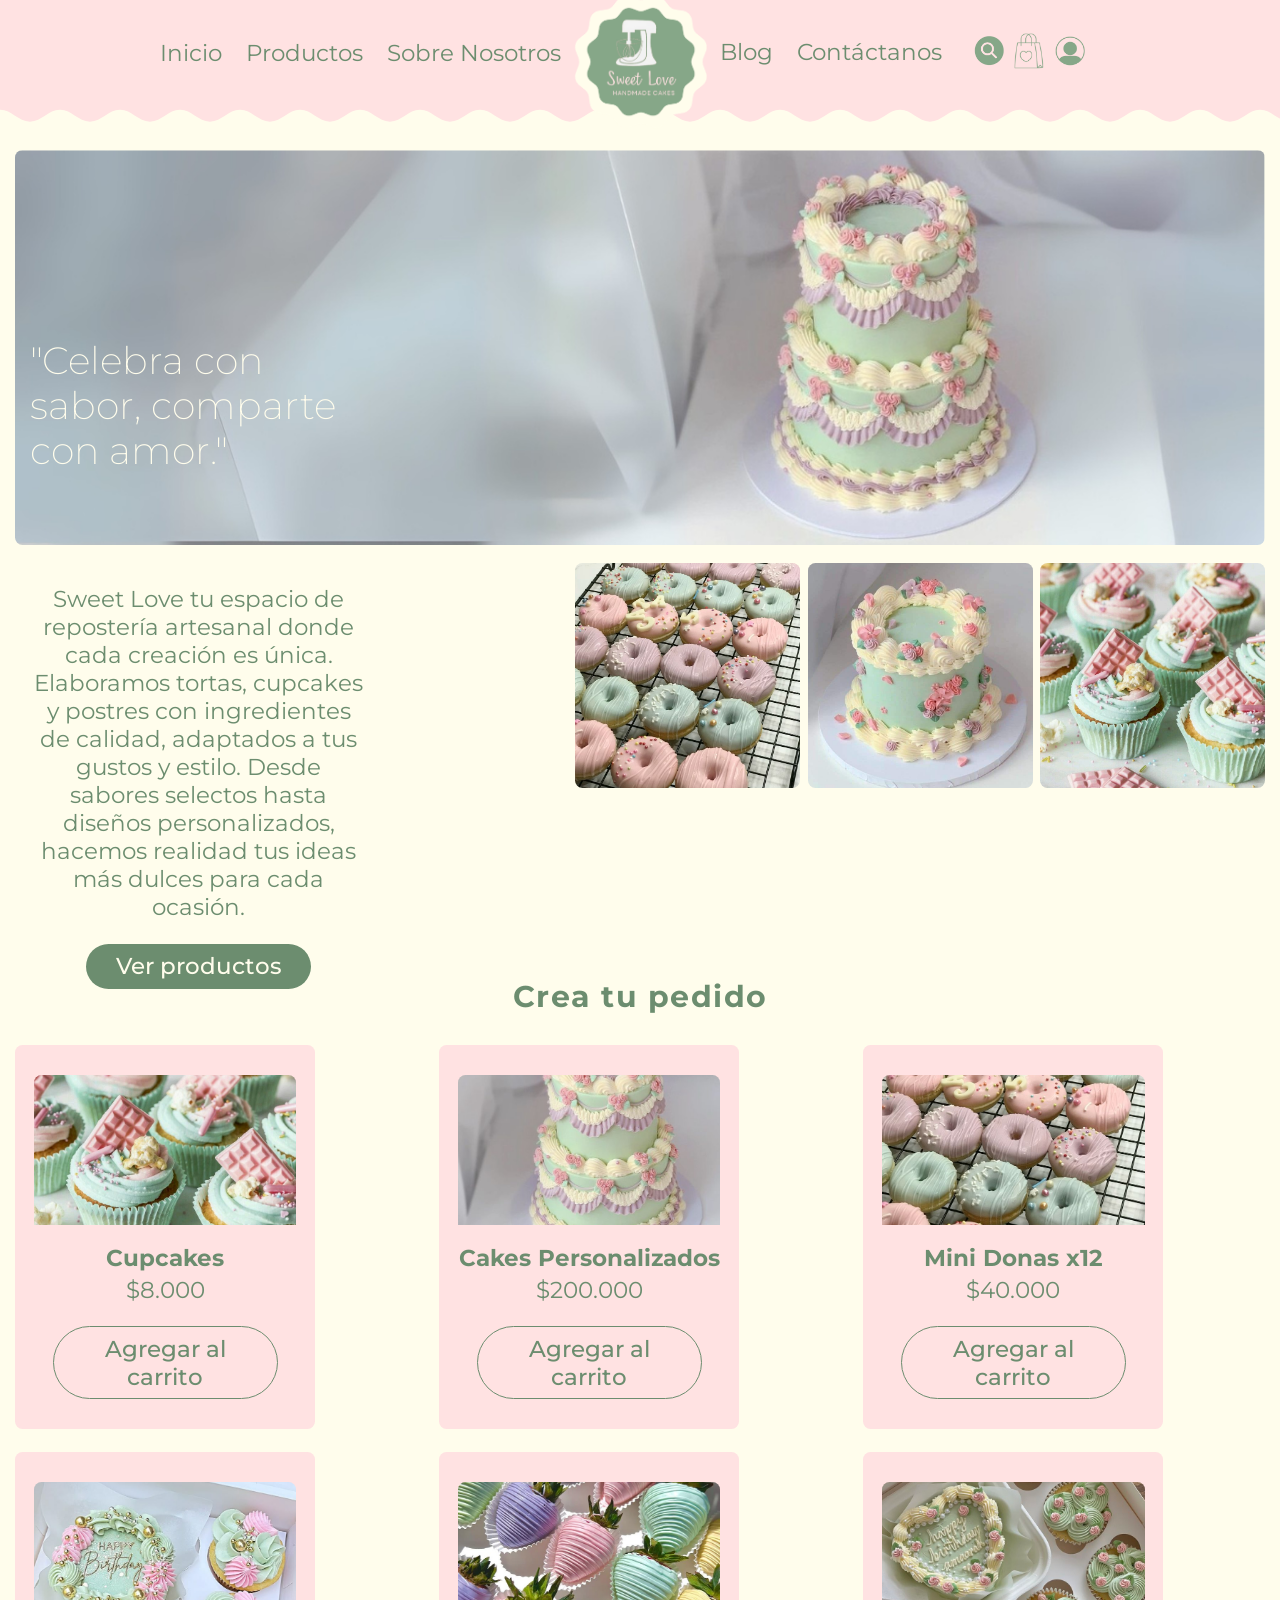
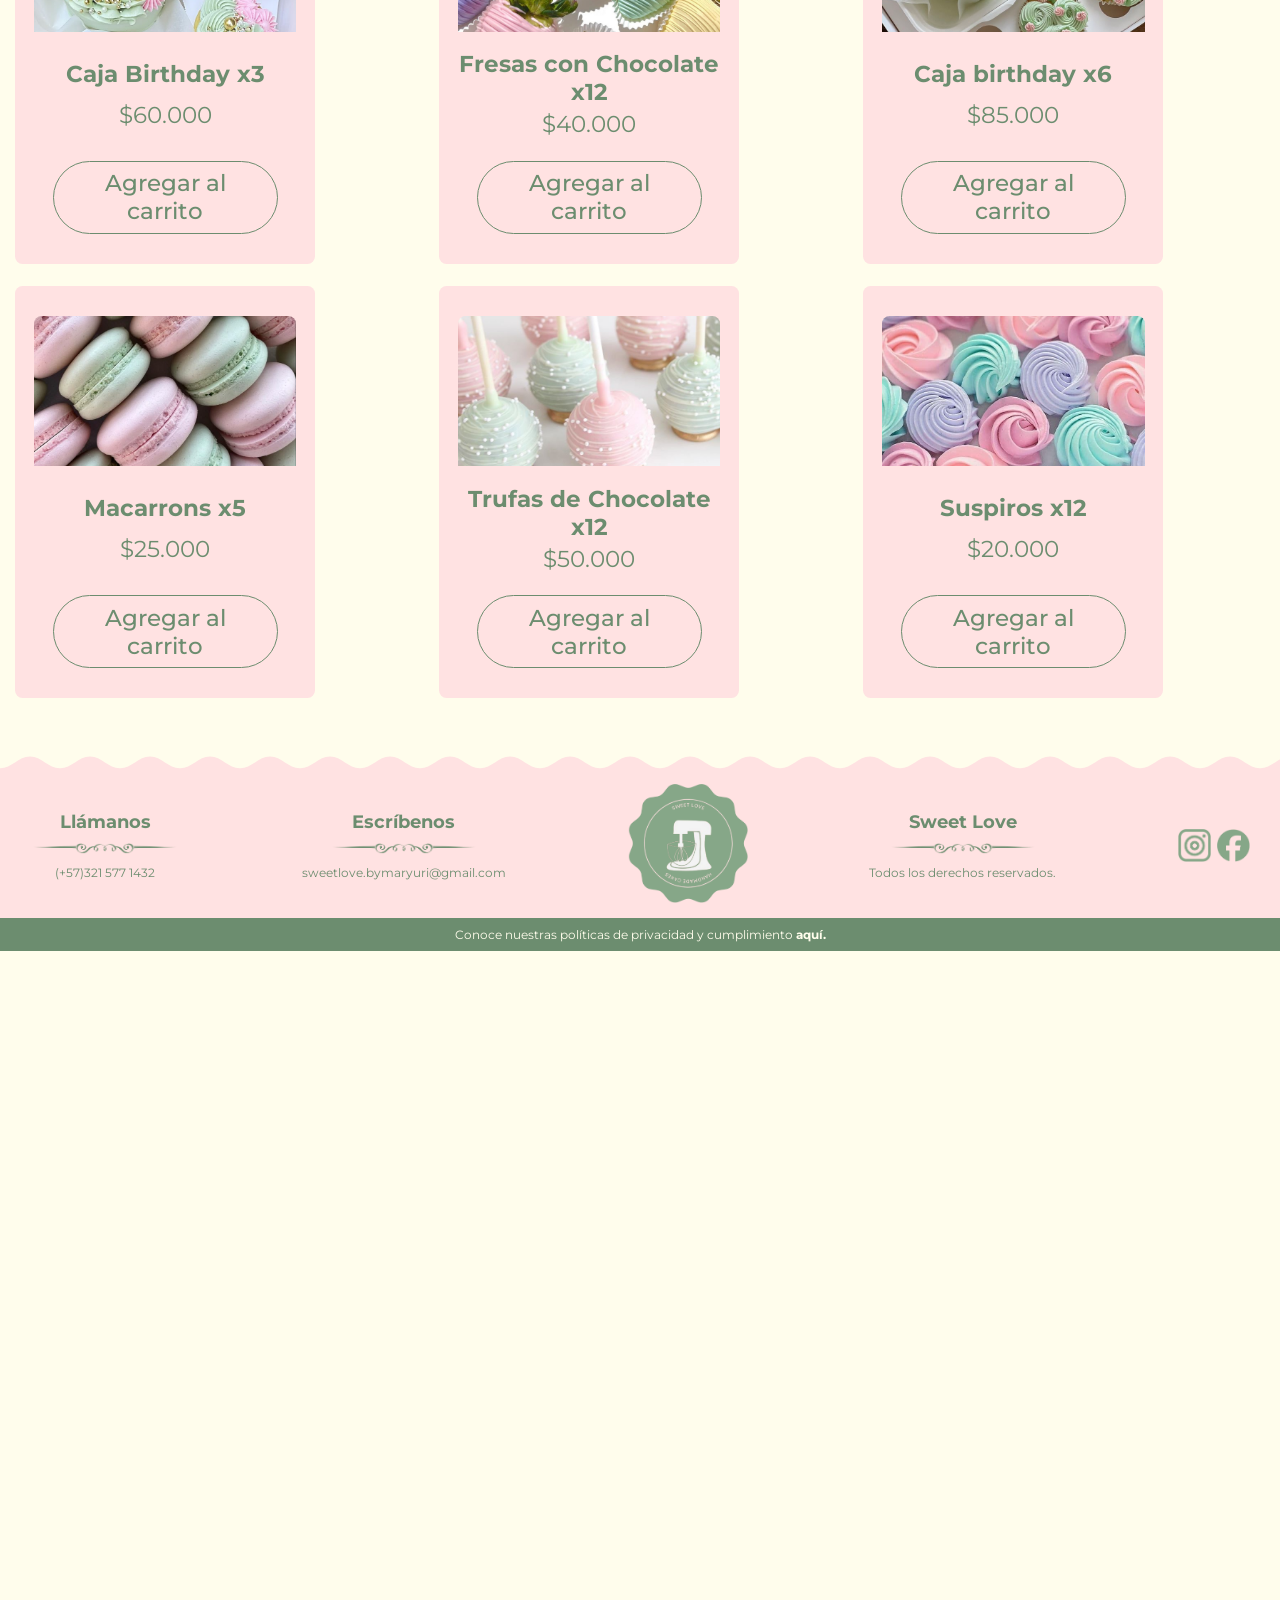
<file: index.html>
<!DOCTYPE html>
<html lang="en">
<head>
    <meta charset="UTF-8">
    <meta name="viewport" content="width=device-width, initial-scale=1.0">
    <title>Sweet Love</title>

    <link rel="icon" href="assets/recursos/logo1.png">
    <link rel="stylesheet" href="assets/css/style.css">

</head>
<body>
    <!--Header- menu-->
    <header>
        <div class="container__header">
            <nav class="menu-left">
                <ul>
                    <li><a href="#home-section">Inicio</a></li>
                    <li><a href="#products-section">Productos</a></li>
                    <li><a href="aboutUs.html">Sobre Nosotros</a></li>
                </ul>
            </nav>

            <div class="logo">
                <a href="#"><img src="assets/recursos/logo1.png"></a>
            </div>

            <div class="menu-right">
                <nav>
                    <ul>
                        <li><a href="#">Blog</a></li>
                        <li><a href="contactUs.html">Contáctanos</a></li>
                    </ul>
                </nav>
                <div class="actions">
                    <a href="#"><img src="assets/recursos/buscar.png" alt="buscar"></a>
                    <a href="#"><img src="assets/recursos/carrito.png" alt="carrito"></a>
                    <a href="login.html"><img src="assets/recursos/perfil.png" alt="perfil"></a>
                </div>
            </div>
        </div>
        <div class="header-wave-divider"></div>
    </header>

    <!--Header menu hasta aqui-->

    <!--Inicio-->
    <main>
        <!--portada de inicio-->
        <div id="home-section" class="container__cover div__offset">
            <div class="cover">
                <section class="text__cover">
                    <h1>"Celebra con sabor, comparte con amor."</h1>
                    <p>Sweet Love tu espacio de repostería artesanal donde cada creación es única. Elaboramos tortas, cupcakes y postres con ingredientes de calidad, adaptados a tus gustos y estilo. Desde sabores selectos hasta diseños personalizados, hacemos realidad tus ideas más dulces para cada ocasión.</p>
                    <a href="#" class="btn__text-cover btn__text">Ver productos</a>
                </section>
                <section class="image__cover">
                    <img src="assets/recursos/fondo.png">
                </section>
                <section class="mini__images-cover">
                    <a href="#">
                        <img src="assets/images/Mini donas pastel.jpeg" alt="">
                    </a>
                    <a href="#">
                        <img src="assets/images/minicake.jpeg" alt="">
                    </a>
                    <a href="#">
                        <img src="assets/images/cupcakes.jpeg" alt="">
                    </a>
                </section>
            </div>
        </div>

        <!--Portada hasta aqui-->

        <!--seccion de productos-->
        <div id="products-section" class="container__products container__card-primary">
            <div class="products card__primary">
                <div class="text__produts text__card-primary">
                    <h1>Crea tu pedido</h1>
                </div>
                <!--aqui empiezan las cajitas-->
                <div class="container__products container__box-cardPrimary">
                    <div class="card__product box__card-primary">
                        <img src="assets/images/cupcakes.jpeg">
                        <h2>Cupcakes</h2>
                        <p>$8.000</p>
                        <a href="#" class="btn__text-agg btn__text-agg">Agregar al carrito</a>
                    </div>
                    <div class="card__product box__card-primary">
                        <img src="assets/images/cake.jpeg">
                        <h2>Cakes Personalizados</h2>
                        <p>$200.000</p>
                        <a href="#" class="btn__text-agg btn__text-agg">Agregar al carrito</a>
                    </div>
                    <div class="card__product box__card-primary">
                        <img src="assets/images/Mini donas pastel.jpeg">
                        <h2>Mini Donas x12</h2>
                        <p>$40.000</p>
                        <a href="#" class="btn__text-agg btn__text-agg">Agregar al carrito</a>
                    </div>
                    <div class="card__product box__card-primary">
                        <img src="assets/images/combox3.jpeg">
                        <h2>Caja Birthday x3</h2>
                        <p>$60.000</p>
                        <a href="#" class="btn__text-agg btn__text-agg">Agregar al carrito</a>
                    </div>
                    <div class="card__product box__card-primary">
                        <img src="assets/images/fresas.jpeg">
                        <h2>Fresas con Chocolate x12</h2>
                        <p>$40.000</p>
                        <a href="#" class="btn__text-agg btn__text-agg">Agregar al carrito</a>   
                    </div>
                    <div class="card__product box__card-primary">
                        <img src="assets/images/combox6.jpeg">
                        <h2>Caja birthday x6</h2>
                        <p>$85.000</p>
                        <a href="#" class="btn__text-agg btn__text-agg">Agregar al carrito</a>
                    </div>
                    <div class="card__product box__card-primary">
                        <img src="assets/images/macarons.jpeg">
                        <h2>Macarrons x5</h2>
                        <p>$25.000</p>
                        <a href="#" class="btn__text-agg btn__text-agg">Agregar al carrito</a>
                    </div>
                    <div class="card__product box__card-primary">
                        <img src="assets/images/trufas.jpeg">
                        <h2>Trufas de Chocolate x12</h2>
                        <p>$50.000</p>
                        <a href="#" class="btn__text-agg btn__text-agg">Agregar al carrito</a>
                    </div>
                    <div class="card__product box__card-primary">
                        <img src="assets/images/suspiros.jpeg">
                        <h2>Suspiros x12</h2>
                        <p>$20.000</p>
                        <a href="#" class="btn__text-agg btn__text-agg">Agregar al carrito</a>
                    </div>
                </div>
            </div>
        </div>
        <!--seccion de productos hasta aqui-->

        <!--footer-->
        <footer class="footer">
            <div class="footer-wave"></div>

            <div class="footer-content">
                <div class="footer-info">
                    <h3>Llámanos</h3>
                    <div class="ornament"></div>
                    <p>(+57)321 577 1432</p>
                </div>
                <div class="footer-info">
                    <h3>Escríbenos</h3>
                    <div class="ornament"></div>
                    <p>sweetlove.bymaryuri@gmail.com</p>
                </div>
                <div class="footer-logo">
                    <img src="assets/recursos/logo-footer.png">
                </div>
                <div class="footer-info">
                    <h3 class="cursive">Sweet Love</h3>
                    <div class="ornament"></div>
                    <p>Todos los derechos reservados.</p>
                </div>
                <div class="footer-social">
                    <a href="#"><img src="assets/recursos/instagram-logo.png"></a>
                    <a href="#"><img src="assets/recursos/facebook-logo.png"></a>
                </div>
            </div>

            <div class="footer-bottom">
                <p>Conoce nuestras políticas de privacidad y cumplimiento <strong><a href="#">aquí.</a></strong></p>
            </div>
        </footer>
        <!--footer hasta aquí-->

    </main>
</body>
</html>
</file>
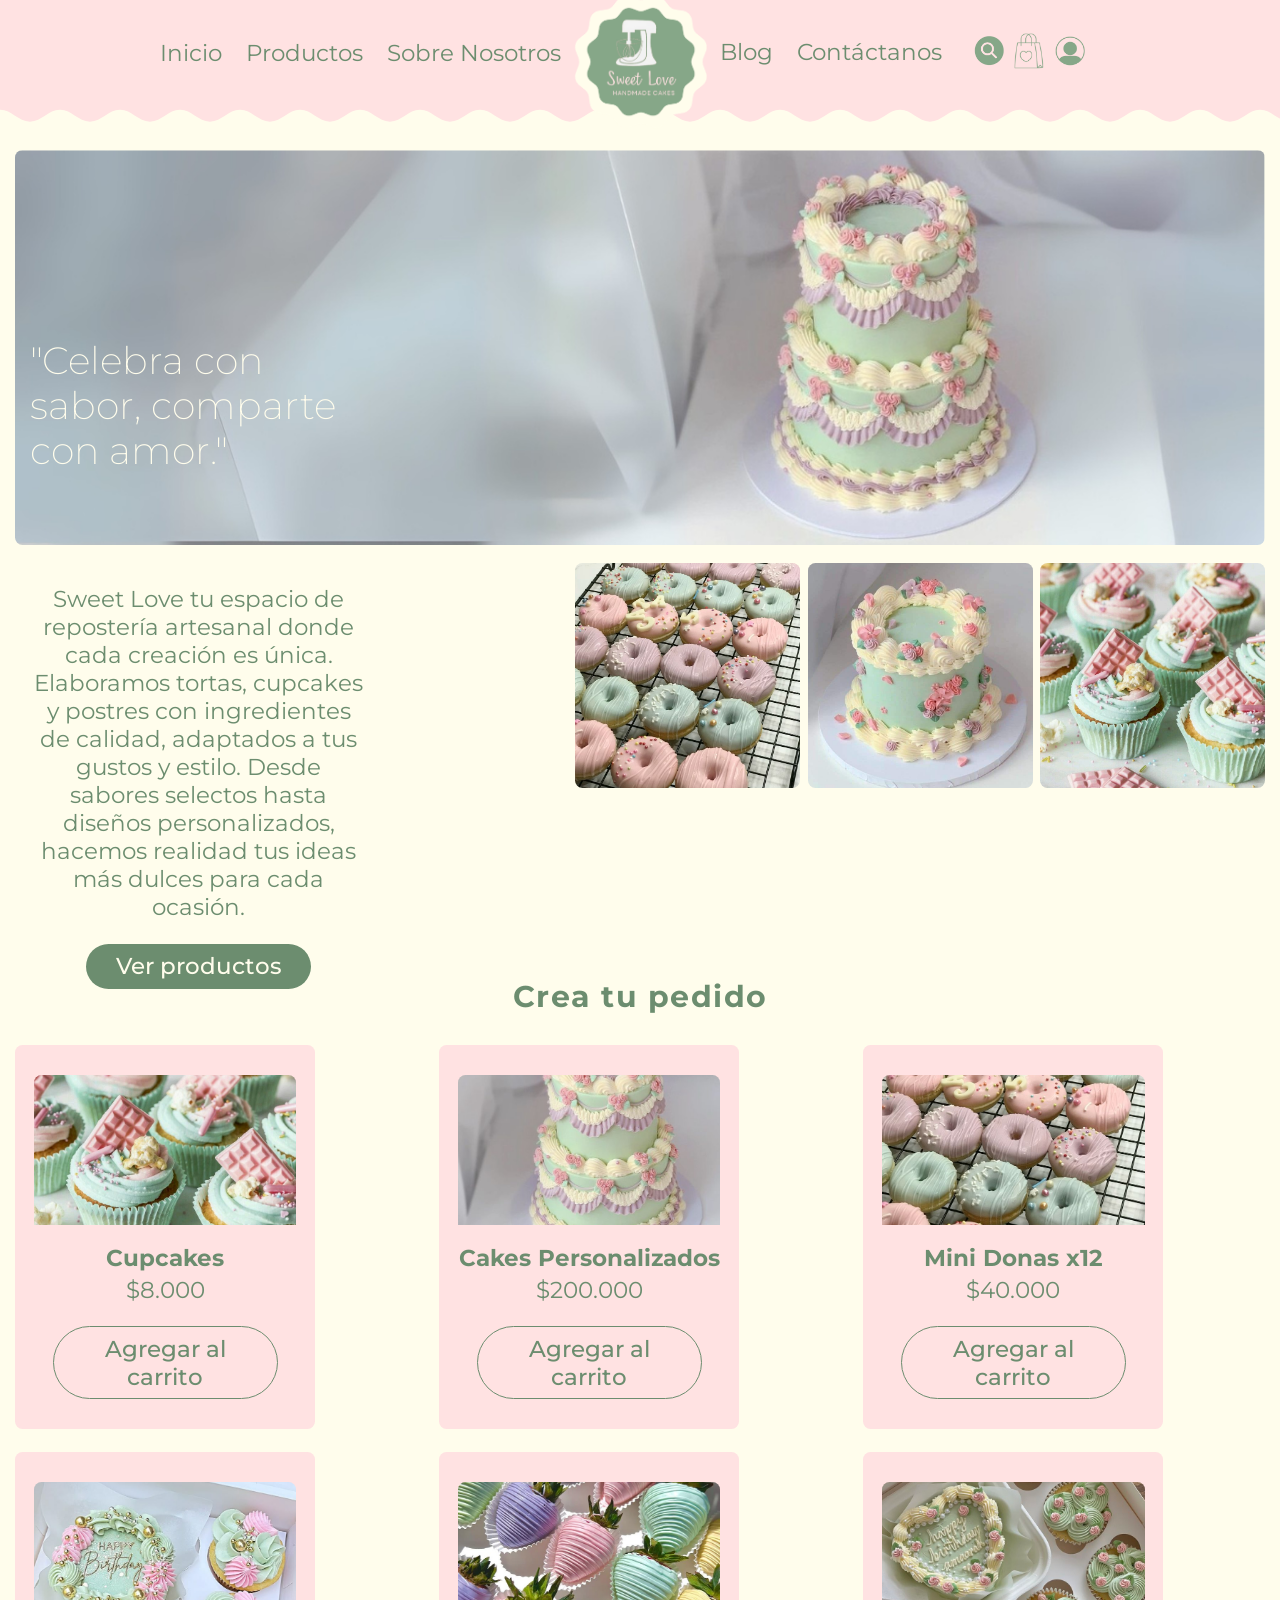
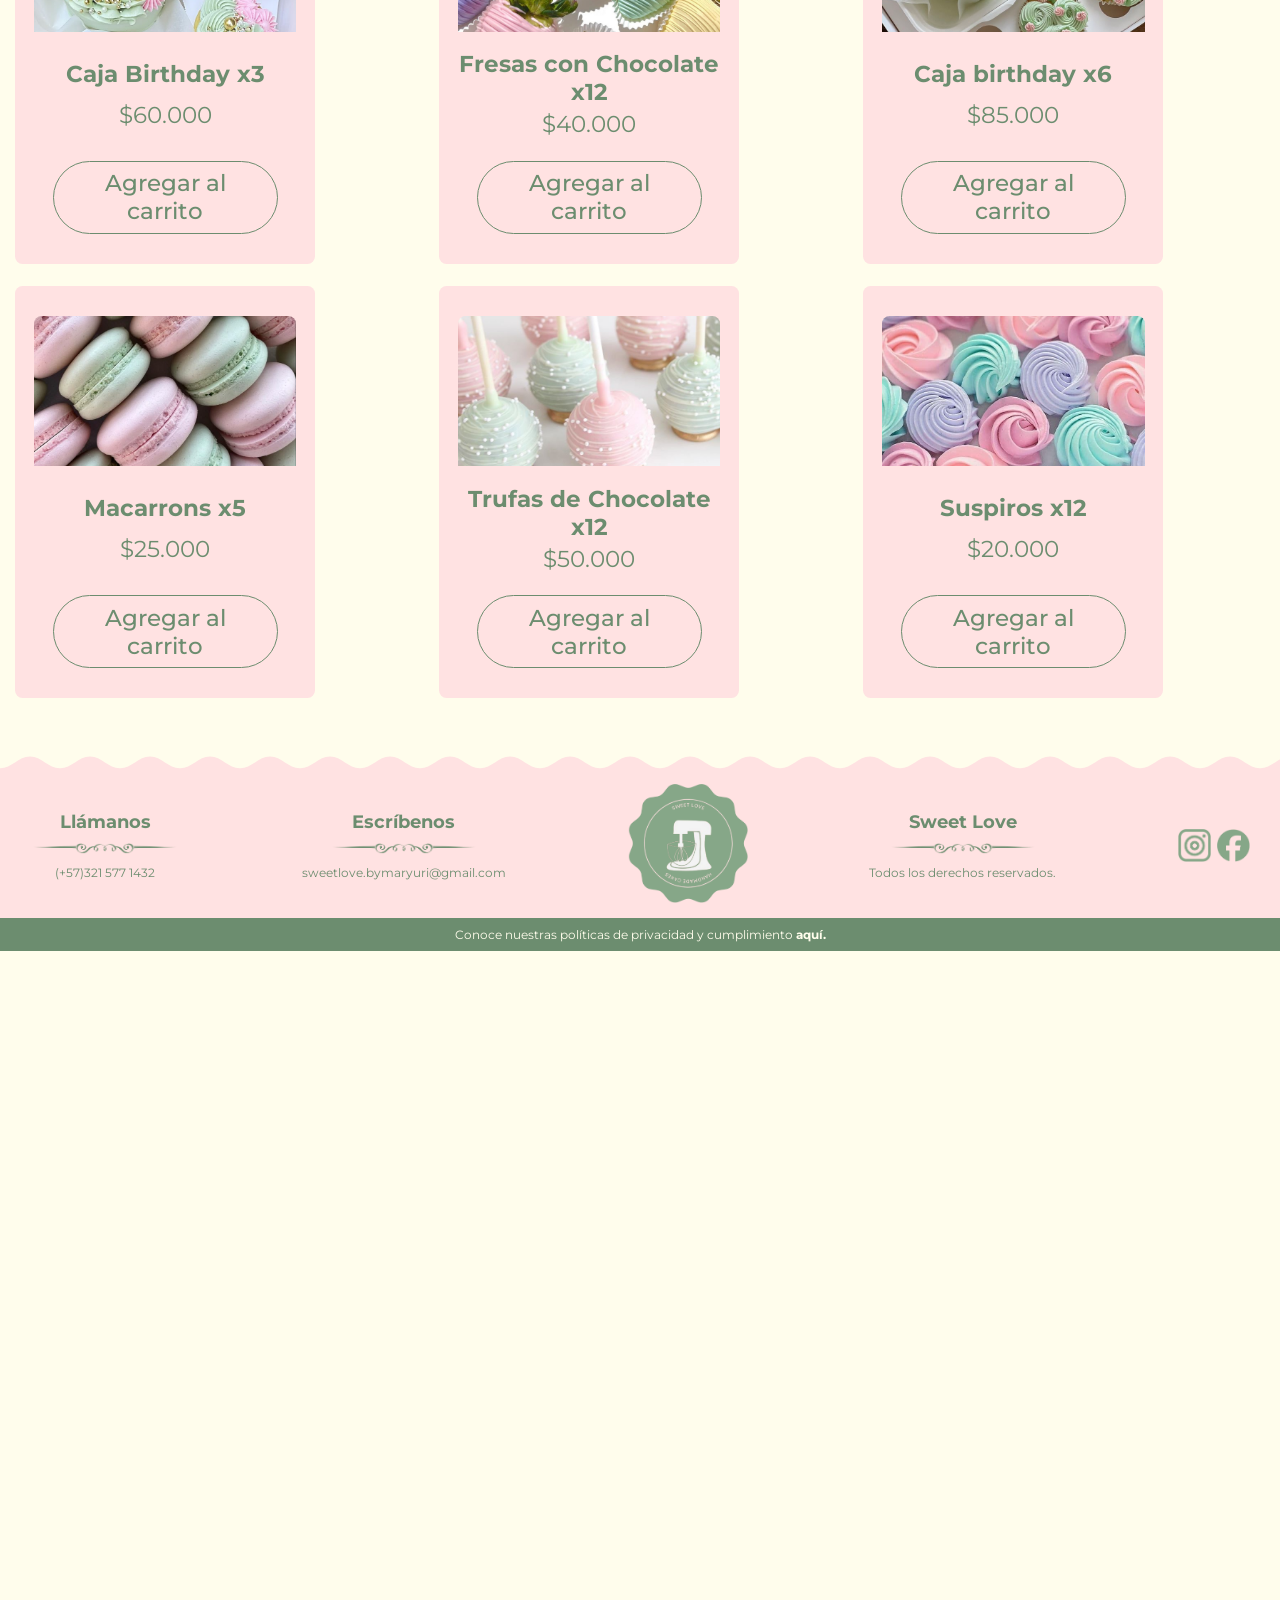
<file: frontend/index.html>
<!DOCTYPE html>
<html lang="en">
<head>
    <meta charset="UTF-8">
    <meta name="viewport" content="width=device-width, initial-scale=1.0">
    <title>Sweet Love</title>

    <link rel="icon" href="recursos/logo1.png">
    <link rel="stylesheet" href="assets/css/style.css">

</head>
<body>
    <!--Header- menu-->
    <header>
        <div class="container__header">
            <nav class="menu-left">
                <ul>
                    <li><a href="#home-section">Inicio</a></li>
                    <li><a href="#products-section">Productos</a></li>
                    <li><a href="aboutUs.html">Sobre Nosotros</a></li>
                </ul>
            </nav>

                <div class="logo">
                <a href="#"><img src="recursos/logo1.png"></a>
            </div>

            <div class="menu-right">
                <nav>
                    <ul>
                        <li><a href="#">Blog</a></li>
                        <li><a href="contactUs.html">Contáctanos</a></li>
                    </ul>
                </nav>
                <div class="actions">
                    <a href="#"><img src="recursos/buscar.png" alt="buscar"></a>
                    <a href="cart.html"><img src="recursos/carrito.png" alt="carrito"></a>
                    <a href="login.html"><img src="recursos/perfil.png" alt="perfil"></a>
                </div>
            </div>
        </div>
        <div class="header-wave-divider"></div>
    </header>

    <!--Header menu hasta aqui-->

    <!--Inicio-->
    <main>
        <!--portada de inicio-->
        <div id="home-section" class="container__cover div__offset">
            <div class="cover">
                <section class="text__cover">
                    <h1>"Celebra con sabor, comparte con amor."</h1>
                    <p>Sweet Love tu espacio de repostería artesanal donde cada creación es única. Elaboramos tortas, cupcakes y postres con ingredientes de calidad, adaptados a tus gustos y estilo. Desde sabores selectos hasta diseños personalizados, hacemos realidad tus ideas más dulces para cada ocasión.</p>
                    <a href="#" class="btn__text-cover btn__text">Ver productos</a>
                </section>
                <section class="image__cover">
                    <img src="recursos/fondo.png">
                </section>
                <section class="mini__images-cover">
                    <a href="#">
                        <img src="images/Mini donas pastel.jpeg" alt="">
                    </a>
                    <a href="#">
                        <img src="images/minicake.jpeg" alt="">
                    </a>
                    <a href="#">
                        <img src="images/cupcakes.jpeg" alt="">
                    </a>
                </section>
            </div>
        </div>

        <!--Portada hasta aqui-->

        <!--seccion de productos-->
        <div id="products-section" class="container__products container__card-primary">
            <div class="products card__primary">
                <div class="text__produts text__card-primary">
                    <h1>Crea tu pedido</h1>
                </div>
                <!--aqui empiezan las cajitas-->
                <div class="container__products container__box-cardPrimary">
                    <div class="card__product box__card-primary">
                        <img src="images/cupcakes.jpeg">
                        <h2>Cupcakes</h2>
                        <p>$8.000</p>
                        <a href="#" class="btn__text-agg btn__text-agg">Agregar al carrito</a>
                    </div>
                    <div class="card__product box__card-primary">
                        <img src="images/cake.jpeg">
                        <h2>Cakes Personalizados</h2>
                        <p>$200.000</p>
                        <a href="#" class="btn__text-agg btn__text-agg">Agregar al carrito</a>
                    </div>
                    <div class="card__product box__card-primary">
                        <img src="images/Mini donas pastel.jpeg">
                        <h2>Mini Donas x12</h2>
                        <p>$40.000</p>
                        <a href="#" class="btn__text-agg btn__text-agg">Agregar al carrito</a>
                    </div>
                    <div class="card__product box__card-primary">
                        <img src="images/combox3.jpeg">
                        <h2>Caja Birthday x3</h2>
                        <p>$60.000</p>
                        <a href="#" class="btn__text-agg btn__text-agg">Agregar al carrito</a>
                    </div>
                    <div class="card__product box__card-primary">
                        <img src="images/fresas.jpeg">
                        <h2>Fresas con Chocolate x12</h2>
                        <p>$40.000</p>
                        <a href="#" class="btn__text-agg btn__text-agg">Agregar al carrito</a>   
                    </div>
                    <div class="card__product box__card-primary">
                        <img src="images/combox6.jpeg">
                        <h2>Caja birthday x6</h2>
                        <p>$85.000</p>
                        <a href="#" class="btn__text-agg btn__text-agg">Agregar al carrito</a>
                    </div>
                    <div class="card__product box__card-primary">
                        <img src="images/macarons.jpeg">
                        <h2>Macarrons x5</h2>
                        <p>$25.000</p>
                        <a href="#" class="btn__text-agg btn__text-agg">Agregar al carrito</a>
                    </div>
                    <div class="card__product box__card-primary">
                        <img src="images/trufas.jpeg">
                        <h2>Trufas de Chocolate x12</h2>
                        <p>$50.000</p>
                        <a href="#" class="btn__text-agg btn__text-agg">Agregar al carrito</a>
                    </div>
                    <div class="card__product box__card-primary">
                        <img src="images/suspiros.jpeg">
                        <h2>Suspiros x12</h2>
                        <p>$20.000</p>
                        <a href="#" class="btn__text-agg btn__text-agg">Agregar al carrito</a>
                    </div>
                </div>
            </div>
        </div>
        <!--seccion de productos hasta aqui-->

        <!--footer-->
        <footer class="footer">
            <div class="footer-wave"></div>

            <div class="footer-content">
                <div class="footer-info">
                    <h3>Llámanos</h3>
                    <div class="ornament"></div>
                    <p>(+57)321 577 1432</p>
                </div>
                <div class="footer-info">
                    <h3>Escríbenos</h3>
                    <div class="ornament"></div>
                    <p>sweetlove.bymaryuri@gmail.com</p>
                </div>
                <div class="footer-logo">
                    <img src="recursos/logo-footer.png">
                </div>
                <div class="footer-info">
                    <h3 class="cursive">Sweet Love</h3>
                    <div class="ornament"></div>
                    <p>Todos los derechos reservados.</p>
                </div>
                <div class="footer-social">
                    <a href="#"><img src="recursos/instagram-logo.png"></a>
                    <a href="#"><img src="recursos/facebook-logo.png"></a>
                </div>
            </div>

            <div class="footer-bottom">
                <p>Conoce nuestras políticas de privacidad y cumplimiento <strong><a href="#">aquí.</a></strong></p>
            </div>
        </footer>
        <!--footer hasta aquí-->

    </main>
</body>
</html>
</file>
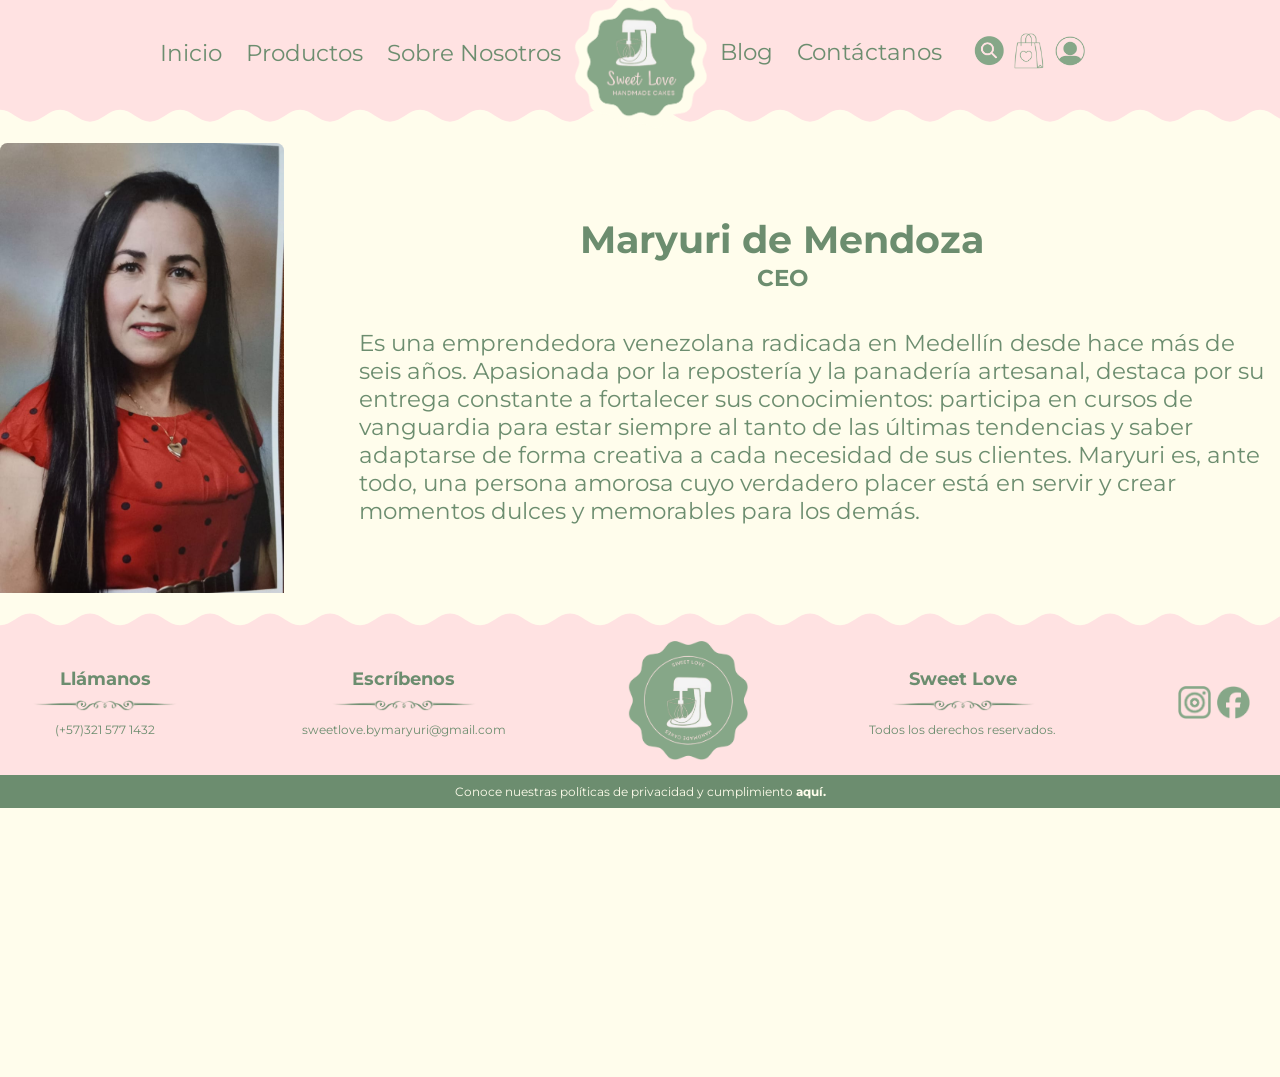
<file: aboutUs.html>
<!DOCTYPE html>
<html lang="en">
<head>
    <meta charset="UTF-8">
    <meta name="viewport" content="width=device-width, initial-scale=1.0">
    <title>Sweet Love | Sobre Nosotros</title>

    <link rel="stylesheet" href="assets/css/style.css">
    <link rel="icon" href="assets/recursos/logo1.png">
</head>
<body>
    <!--Header- menu-->
    <header>
        <div class="container__header">
            <nav class="menu-left">
                <ul>
                    <li><a href="index.html">Inicio</a></li>
                    <li><a href="index.html #products-section" >Productos</a></li>
                    <li><a href="aboutUs.html">Sobre Nosotros</a></li>
                </ul>
            </nav>

            <div class="logo">
                <a href="#"><img src="assets/recursos/logo1.png"></a>
            </div>

            <div class="menu-right">
                <nav>
                    <ul>
                        <li><a href="#">Blog</a></li>
                        <li><a href="contactUs.html">Contáctanos</a></li>
                    </ul>
                </nav>
                <div class="actions">
                    <a href="#"><img src="assets/recursos/buscar.png" alt="buscar"></a>
                    <a href="#"><img src="assets/recursos/carrito.png" alt="carrito"></a>
                    <a href="login.html"><img src="assets/recursos/perfil.png" alt="perfil"></a>
                </div>
            </div>
        </div>
        <div class="header-wave-divider"></div>
    </header>

    <!--Header menu hasta aqui-->

    <main>
        <div class="container__about-us">
            <img src="assets/images/maryuri1.png">
            <div>
                <h1>Maryuri de Mendoza</h1>
                <h2> CEO</h2>
                <p>Es una emprendedora venezolana radicada en Medellín desde hace más de seis años. Apasionada por la repostería y la panadería artesanal, destaca por su entrega constante a fortalecer sus conocimientos: participa en cursos de vanguardia para estar siempre al tanto de las últimas tendencias y saber adaptarse de forma creativa a cada necesidad de sus clientes. Maryuri es, ante todo, una persona amorosa cuyo verdadero placer está en servir y crear momentos dulces y memorables para los demás.</p>
            </div>
        </div>

        <!--footer-->
        <footer class="footer">
            <div class="footer-wave"></div>

            <div class="footer-content">
                <div class="footer-info">
                    <h3>Llámanos</h3>
                    <div class="ornament"></div>
                    <p>(+57)321 577 1432</p>
                </div>
                <div class="footer-info">
                    <h3>Escríbenos</h3>
                    <div class="ornament"></div>
                    <p>sweetlove.bymaryuri@gmail.com</p>
                </div>
                <div class="footer-logo">
                    <img src="assets/recursos/logo-footer.png">
                </div>
                <div class="footer-info">
                    <h3 class="cursive">Sweet Love</h3>
                    <div class="ornament"></div>
                    <p>Todos los derechos reservados.</p>
                </div>
                <div class="footer-social">
                    <a href="#"><img src="assets/recursos/instagram-logo.png"></a>
                    <a href="#"><img src="assets/recursos/facebook-logo.png"></a>
                </div>
            </div>

            <div class="footer-bottom">
                <p>Conoce nuestras políticas de privacidad y cumplimiento <strong><a href="#">aquí.</a></strong></p>
            </div>
        </footer>
        <!--footer hasta aquí-->

    </main>
    
</body>
</html>
</file>
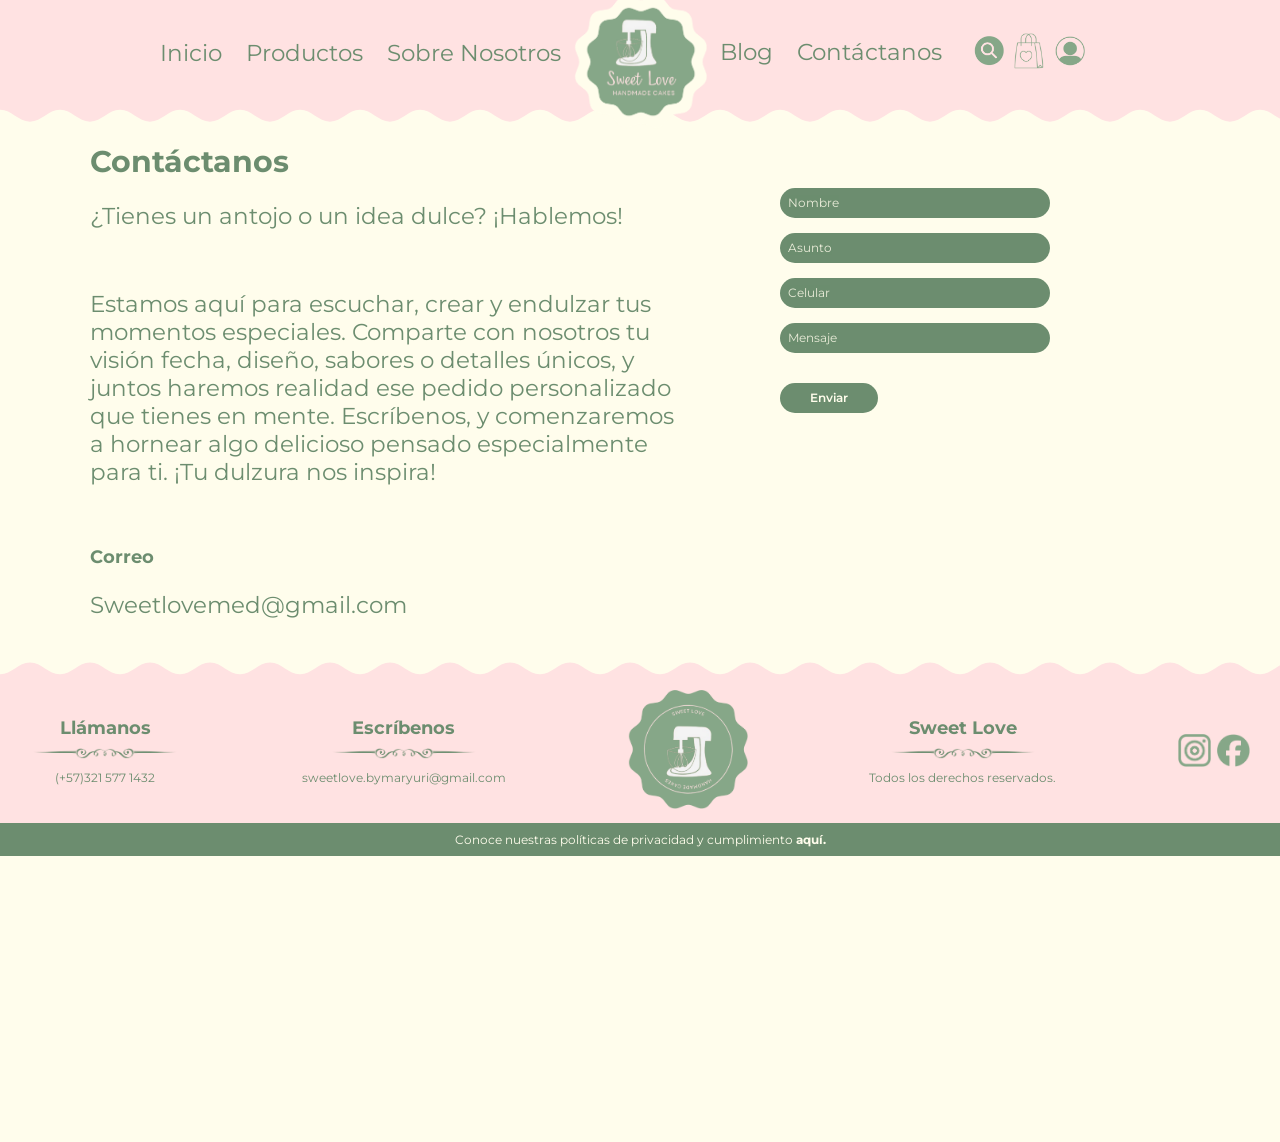
<file: contactUs.html>
<!DOCTYPE html>
<html lang="en">
<head>
    <meta charset="UTF-8">
    <meta name="viewport" content="width=device-width, initial-scale=1.0">
    <title>Sweet Love | Contáctanos </title>
    <link rel="stylesheet" href="assets/css/style.css">
    <link rel="icon" href="assets/recursos/logo1.png">
</head>
<body>
    <!--Header- menu-->
    <header>
        <div class="container__header">
            <nav class="menu-left">
                <ul>
                    <li><a href="index.html">Inicio</a></li>
                    <li><a href="index.html #products-section">Productos</a></li>
                    <li><a href="aboutUs.html">Sobre Nosotros</a></li>
                </ul>
            </nav>

            <div class="logo">
                <a href="#"><img src="assets/recursos/logo1.png"></a>
            </div>

            <div class="menu-right">
                <nav>
                    <ul>
                        <li><a href="#">Blog</a></li>
                        <li><a href="contactUs.html">Contáctanos</a></li>
                    </ul>
                </nav>
                <div class="actions">
                    <a href="#"><img src="assets/recursos/buscar.png" alt="buscar"></a>
                    <a href="#"><img src="assets/recursos/carrito.png" alt="carrito"></a>
                    <a href="login.html"><img src="assets/recursos/perfil.png" alt="perfil"></a>
                </div>
            </div>
        </div>
        <div class="header-wave-divider"></div>
    </header>

    <!--Header menu hasta aqui-->

    <main>

        <div class="container__all-contact">
            <div class="info__contact">
                <h3>Contáctanos</h3>
                <p>¿Tienes un antojo  o un idea dulce? ¡Hablemos!</p>
                <p>Estamos aquí para escuchar, crear y endulzar tus momentos especiales. Comparte con nosotros tu visión fecha, diseño, sabores o detalles únicos, y juntos haremos realidad ese pedido personalizado que tienes en mente. Escríbenos, y comenzaremos a hornear algo delicioso pensado especialmente para ti. ¡Tu dulzura nos inspira!</p>
                <h2>Correo</h2>
                <p>Sweetlovemed@gmail.com</p>
            </div>
            <div class="contact__form">
                <input type="text" placeholder="Nombre">
                <input type="text" placeholder="Asunto">
                <input type="text" placeholder="Celular">
                <input type="text" placeholder="Mensaje">
                <button>Enviar</button>
            </div>
        </div>
         <!--footer-->
        <footer class="footer">
            <div class="footer-wave"></div>

            <div class="footer-content">
                <div class="footer-info">
                    <h3>Llámanos</h3>
                    <div class="ornament"></div>
                    <p>(+57)321 577 1432</p>
                </div>
                <div class="footer-info">
                    <h3>Escríbenos</h3>
                    <div class="ornament"></div>
                    <p>sweetlove.bymaryuri@gmail.com</p>
                </div>
                <div class="footer-logo">
                    <img src="assets/recursos/logo-footer.png">
                </div>
                <div class="footer-info">
                    <h3 class="cursive">Sweet Love</h3>
                    <div class="ornament"></div>
                    <p>Todos los derechos reservados.</p>
                </div>
                <div class="footer-social">
                    <a href="#"><img src="assets/recursos/instagram-logo.png"></a>
                    <a href="#"><img src="assets/recursos/facebook-logo.png"></a>
                </div>
            </div>

            <div class="footer-bottom">
                <p>Conoce nuestras políticas de privacidad y cumplimiento <strong><a href="#">aquí.</a></strong></p>
            </div>
        </footer>
        <!--footer hasta aquí-->
    </main>

    
</body>
</html>
</file>
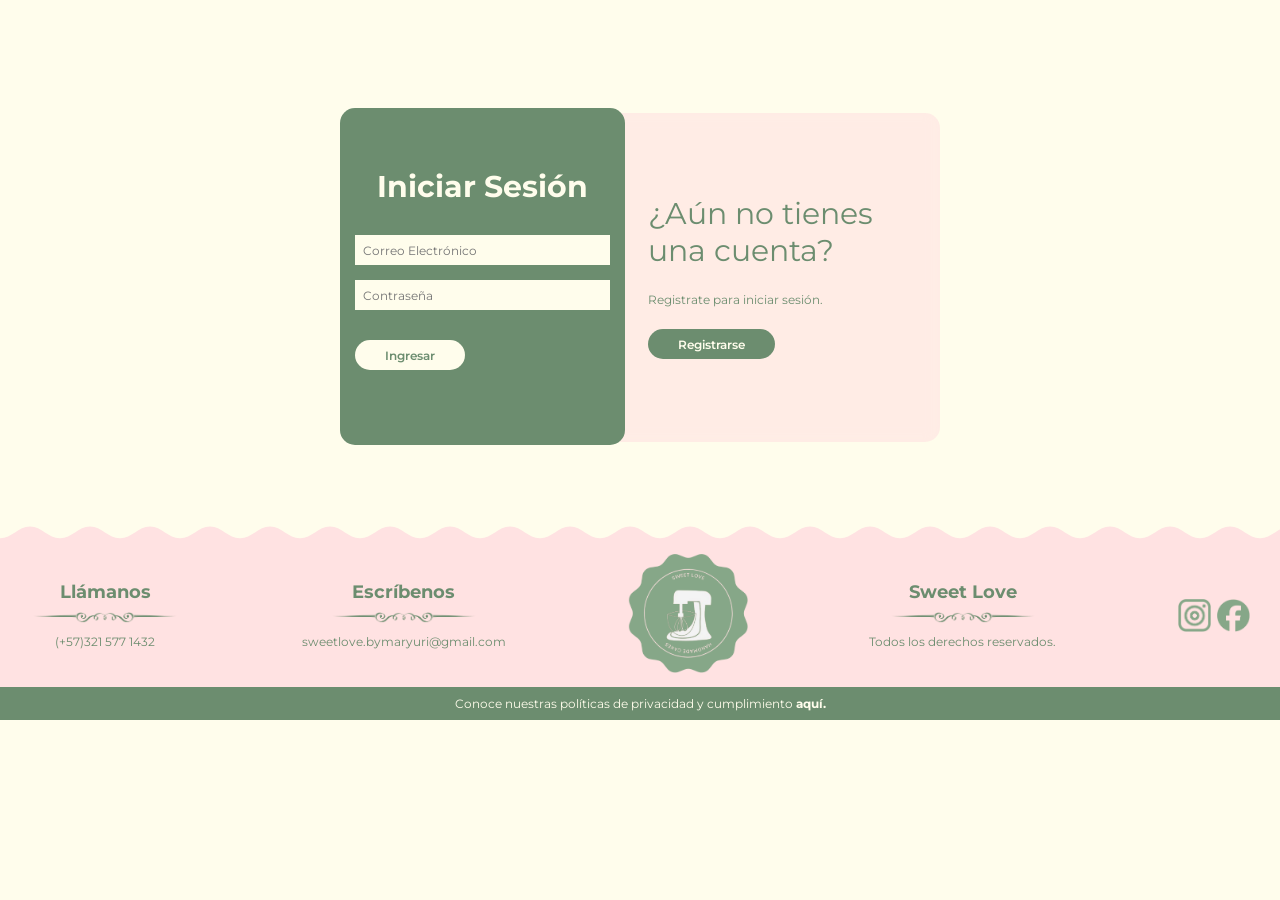
<file: login.html>
<!DOCTYPE html>
<html lang="en">
<head>
    <meta charset="UTF-8">
    <meta name="viewport" content="width=device-width, initial-scale=1.0">
    <title>Sweet Love | Login</title>

    <link rel="icon" href="assets/recursos/logo1.png">
    <link rel="stylesheet" href="assets/css/style.css">
</head>
<body>
   
    <main>
        <div class="container__all">
            <div class="back__box">
                <div class="back__box-login">
                    <h3>¿Ya tienes una cuenta?</h3>
                    <p>Inicia sesión para continuar.</p>
                    <button id="btn__login">Iniciar Sesión</button>
                </div>
                <div class="back__box-register">
                    <h3>¿Aún no tienes una cuenta?</h3>
                    <p>Registrate para iniciar sesión.</p>
                    <button id="btn__register">Registrarse</button>
                </div>
            </div>

            <!--Formulario login y register-->
            <div class="container__login-register">
                <form action="#" class="form__login">
                    <h2>Iniciar Sesión</h2>
                    <input type="text" placeholder="Correo Electrónico">
                    <input type="password" placeholder="Contraseña">
                    <button>Ingresar</button>
                </form>

                <!--este es el formulario del register-->
                <form action="#" class="form__register">
                    <h2>Registrarse</h2>
                    <input type="text" placeholder="Nombre Completo">
                    <input type="text" placeholder="Correo Electrónico">
                    <input type="text" placeholder="Nombre de Usuario">
                    <input type="password" placeholder="Contraseña">
                    <button>Registrarme</button>
                </form>
            </div>
        </div>
    </main>

    <!--footer-->
        <footer class="footer">
            <div class="footer-wave"></div>

            <div class="footer-content">
                <div class="footer-info">
                    <h3>Llámanos</h3>
                    <div class="ornament"></div>
                    <p>(+57)321 577 1432</p>
                </div>
                <div class="footer-info">
                    <h3>Escríbenos</h3>
                    <div class="ornament"></div>
                    <p>sweetlove.bymaryuri@gmail.com</p>
                </div>
                <div class="footer-logo">
                    <img src="assets/recursos/logo-footer.png">
                </div>
                <div class="footer-info">
                    <h3 class="cursive">Sweet Love</h3>
                    <div class="ornament"></div>
                    <p>Todos los derechos reservados.</p>
                </div>
                <div class="footer-social">
                    <a href="#"><img src="assets/recursos/instagram-logo.png"></a>
                    <a href="#"><img src="assets/recursos/facebook-logo.png"></a>
                </div>
            </div>

            <div class="footer-bottom">
                <p>Conoce nuestras políticas de privacidad y cumplimiento <strong><a href="#">aquí.</a></strong></p>
            </div>
        </footer>
        <!--footer hasta aquí-->

        <script src="assets/js/script.js"></script>
    
</body>
</html>
</file>
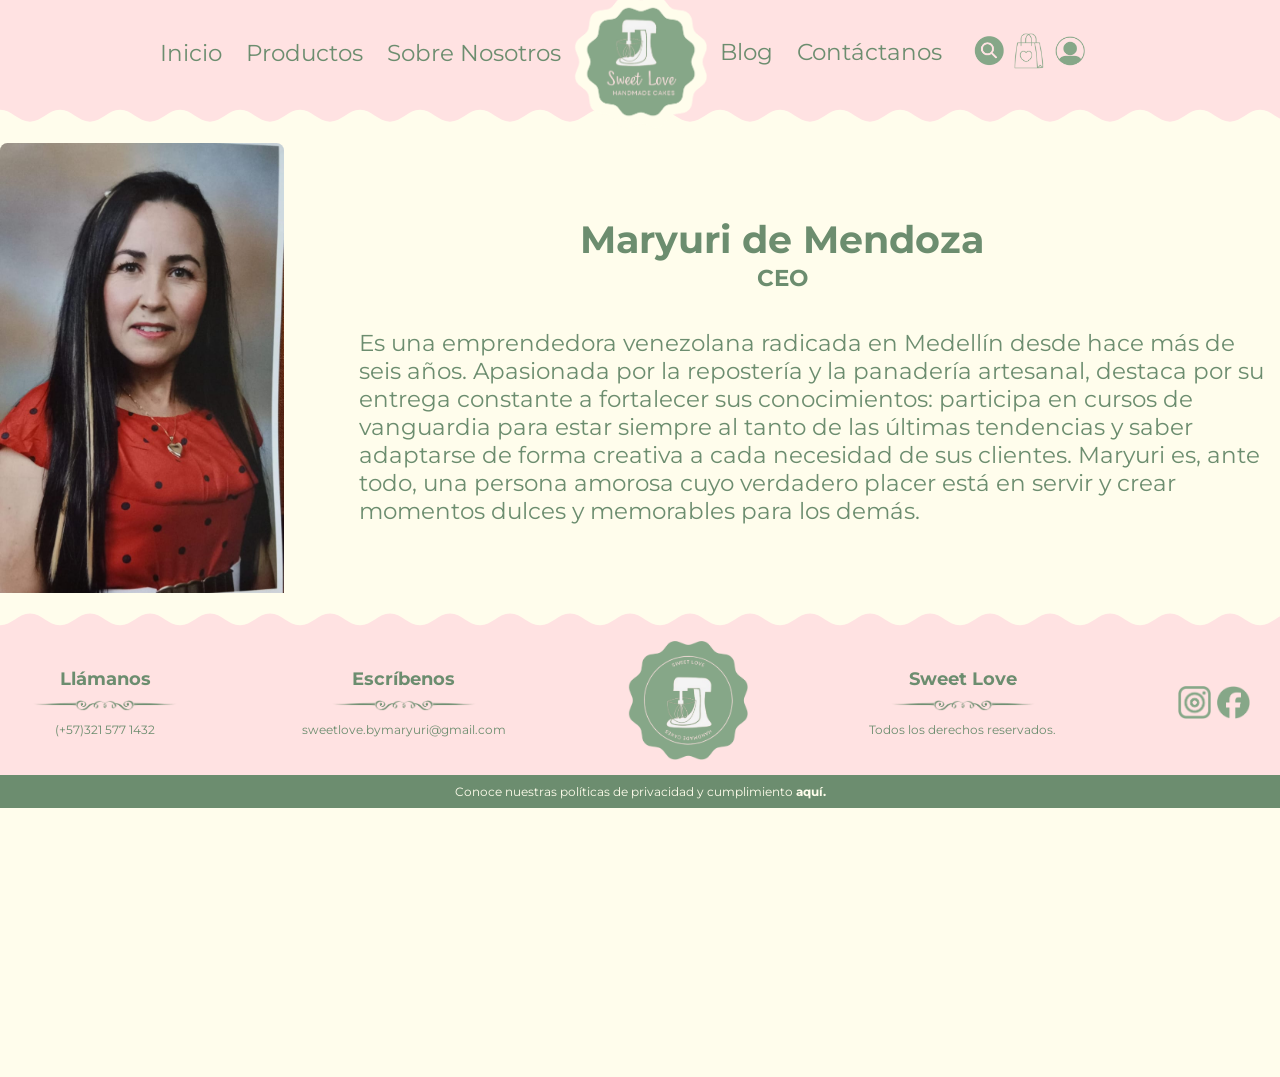
<file: frontend/aboutUs.html>
<!DOCTYPE html>
<html lang="en">
<head>
    <meta charset="UTF-8">
    <meta name="viewport" content="width=device-width, initial-scale=1.0">
    <title>Sweet Love | Sobre Nosotros</title>

    <link rel="stylesheet" href="assets/css/style.css">
    <link rel="icon" href="recursos/logo1.png">
</head>
<body>
    <!--Header- menu-->
    <header>
        <div class="container__header">
            <nav class="menu-left">
                <ul>
                    <li><a href="index.html">Inicio</a></li>
                    <li><a href="index.html #products-section" >Productos</a></li>
                    <li><a href="aboutUs.html">Sobre Nosotros</a></li>
                </ul>
            </nav>

                <div class="logo">
                <a href="#"><img src="recursos/logo1.png"></a>
            </div>

            <div class="menu-right">
                <nav>
                    <ul>
                        <li><a href="#">Blog</a></li>
                        <li><a href="contactUs.html">Contáctanos</a></li>
                    </ul>
                </nav>
                <div class="actions">
                    <a href="#"><img src="recursos/buscar.png" alt="buscar"></a>
                    <a href="cart.html"><img src="recursos/carrito.png" alt="carrito"></a>
                    <a href="login.html"><img src="recursos/perfil.png" alt="perfil"></a>
                </div>
            </div>
        </div>
        <div class="header-wave-divider"></div>
    </header>

    <!--Header menu hasta aqui-->

    <main>
        <div class="container__about-us">
            <img src="images/maryuri1.png">
            <div>
                <h1>Maryuri de Mendoza</h1>
                <h2> CEO</h2>
                <p>Es una emprendedora venezolana radicada en Medellín desde hace más de seis años. Apasionada por la repostería y la panadería artesanal, destaca por su entrega constante a fortalecer sus conocimientos: participa en cursos de vanguardia para estar siempre al tanto de las últimas tendencias y saber adaptarse de forma creativa a cada necesidad de sus clientes. Maryuri es, ante todo, una persona amorosa cuyo verdadero placer está en servir y crear momentos dulces y memorables para los demás.</p>
            </div>
        </div>

        <!--footer-->
        <footer class="footer">
            <div class="footer-wave"></div>

            <div class="footer-content">
                <div class="footer-info">
                    <h3>Llámanos</h3>
                    <div class="ornament"></div>
                    <p>(+57)321 577 1432</p>
                </div>
                <div class="footer-info">
                    <h3>Escríbenos</h3>
                    <div class="ornament"></div>
                    <p>sweetlove.bymaryuri@gmail.com</p>
                </div>
                <div class="footer-logo">
                    <img src="recursos/logo-footer.png">
                </div>
                <div class="footer-info">
                    <h3 class="cursive">Sweet Love</h3>
                    <div class="ornament"></div>
                    <p>Todos los derechos reservados.</p>
                </div>
                <div class="footer-social">
                    <a href="#"><img src="recursos/instagram-logo.png"></a>
                    <a href="#"><img src="recursos/facebook-logo.png"></a>
                </div>
            </div>

            <div class="footer-bottom">
                <p>Conoce nuestras políticas de privacidad y cumplimiento <strong><a href="#">aquí.</a></strong></p>
            </div>
        </footer>
        <!--footer hasta aquí-->

    </main>
    
</body>
</html>
</file>
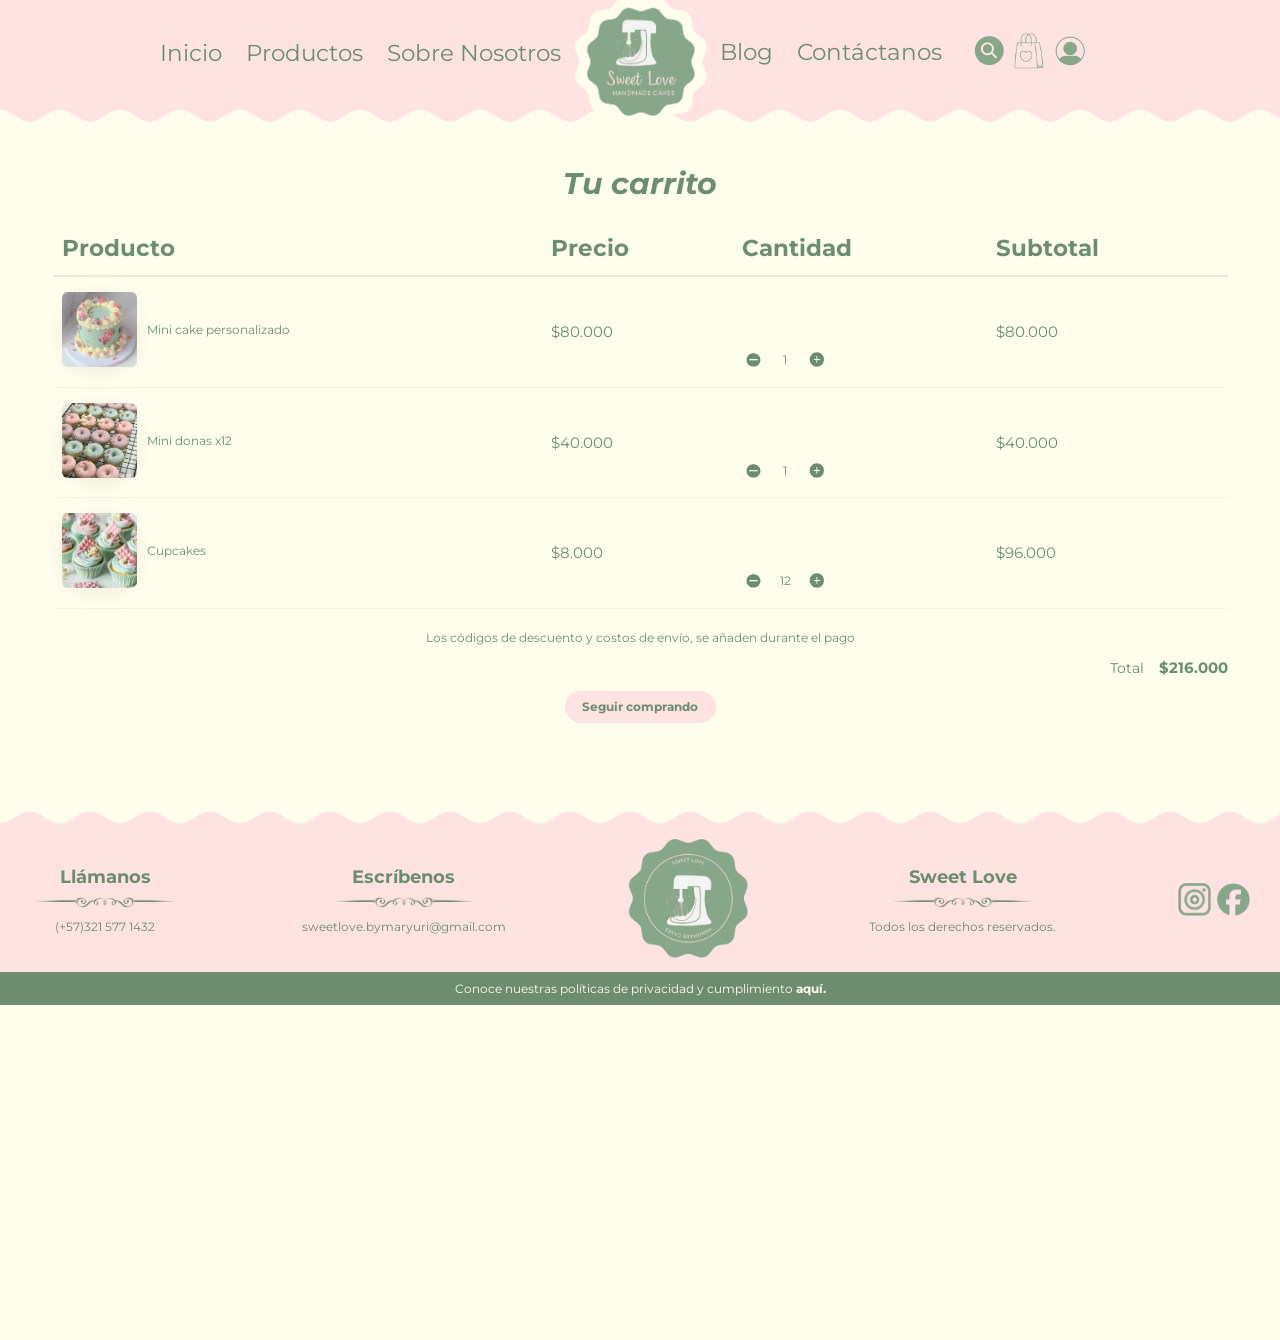
<file: frontend/cart.html>
<!DOCTYPE html>
<html lang="en">
<head>
    <meta charset="UTF-8">
    <meta name="viewport" content="width=device-width, initial-scale=1.0">
    <title>Sweet Love | Contáctanos </title>
    <link rel="stylesheet" href="assets/css/style.css">
    <link rel="icon" href="recursos/logo1.png">
</head>
<body>
    <!--Header- menu-->
    <header>
        <div class="container__header">
            <nav class="menu-left">
                <ul>
                    <li><a href="index.html">Inicio</a></li>
                    <li><a href="index.html #products-section">Productos</a></li>
                    <li><a href="aboutUs.html">Sobre Nosotros</a></li>
                </ul>
            </nav>

                <div class="logo">
                <a href="#"><img src="recursos/logo1.png"></a>
            </div>

            <div class="menu-right">
                <nav>
                    <ul>
                        <li><a href="#">Blog</a></li>
                        <li><a href="contactUs.html">Contáctanos</a></li>
                    </ul>
                </nav>
                <div class="actions">
                    <a href="#"><img src="recursos/buscar.png" alt="buscar"></a>
                    <a href="cart.html"><img src="recursos/carrito.png" alt="carrito"></a>
                    <a href="login.html"><img src="recursos/perfil.png" alt="perfil"></a>
                </div>
            </div>
        </div>
        <div class="header-wave-divider"></div>
    </header>

    <!--Header menu hasta aqui-->

    <main>
        <!--Carrito de compras-->
        <section class="cart container">
            <div class="cart-inner">
            <h1 class="cart-title">Tu carrito</h1>

            <table class="cart-table">
                <thead>
                    <tr>
                        <th>Producto</th>
                        <th>Precio</th>
                        <th>Cantidad</th>
                        <th>Subtotal</th>
                    </tr>
                </thead>
                <tbody>
                    <tr>
                        <td class="prod-info">
                            <img src="images/minicake.jpeg" alt="Mini cake" class="cart-thumb">
                            <div class="prod-name">Mini cake personalizado</div>
                        </td>
                        <td>$80.000</td>
                        <td class="qty">
                            <button class="qty-btn"><img src="recursos/menos.png" alt="-"></button>
                            <span class="qty-value">1</span>
                            <button class="qty-btn"><img src="recursos/mas.png" alt="+"></button>
                        </td>
                        <td>$80.000</td>
                    </tr>

                    <tr>
                        <td class="prod-info">
                            <img src="images/Mini donas pastel.jpeg" alt="Mini donas" class="cart-thumb">
                            <div class="prod-name">Mini donas x12</div>
                        </td>
                        <td>$40.000</td>
                        <td class="qty">
                            <button class="qty-btn"><img src="recursos/menos.png" alt="-"></button>
                            <span class="qty-value">1</span>
                            <button class="qty-btn"><img src="recursos/mas.png" alt="+"></button>
                        </td>
                        <td>$40.000</td>
                    </tr>

                    <tr>
                        <td class="prod-info">
                            <img src="images/cupcakes.jpeg" alt="Cupcakes" class="cart-thumb">
                            <div class="prod-name">Cupcakes</div>
                        </td>
                        <td>$8.000</td>
                        <td class="qty">
                            <button class="qty-btn"><img src="recursos/menos.png" alt="-"></button>
                            <span class="qty-value">12</span>
                            <button class="qty-btn"><img src="recursos/mas.png" alt="+"></button>
                        </td>
                        <td>$96.000</td>
                    </tr>
                </tbody>
            </table>

            <div class="cart-summary">
                <div class="summary-note">Los códigos de descuento y costos de envío, se añaden durante el pago</div>
                <div class="summary-total">
                    <span class="total-label">Total</span>
                    <span class="total-value">$216.000</span>
                </div>
                <div class="cart-actions">
                    <a href="index.html" class="btn btn-continue">Seguir comprando</a>
                </div>
            </div>

                </div> 
                <!-- carrito hasta aqui -->
            </section>

            <!--footer-->
        <footer class="footer">
            <div class="footer-wave"></div>

            <div class="footer-content">
                <div class="footer-info">
                    <h3>Llámanos</h3>
                    <div class="ornament"></div>
                    <p>(+57)321 577 1432</p>
                </div>
                <div class="footer-info">
                    <h3>Escríbenos</h3>
                    <div class="ornament"></div>
                    <p>sweetlove.bymaryuri@gmail.com</p>
                </div>
                <div class="footer-logo">
                    <img src="recursos/logo-footer.png">
                </div>
                <div class="footer-info">
                    <h3 class="cursive">Sweet Love</h3>
                    <div class="ornament"></div>
                    <p>Todos los derechos reservados.</p>
                </div>
                <div class="footer-social">
                    <a href="#"><img src="recursos/instagram-logo.png"></a>
                    <a href="#"><img src="recursos/facebook-logo.png"></a>
                </div>
            </div>

            <div class="footer-bottom">
                <p>Conoce nuestras políticas de privacidad y cumplimiento <strong><a href="#">aquí.</a></strong></p>
            </div>
        </footer>
        <!--footer hasta aquí-->
    </main>

</body>
</html>
</file>
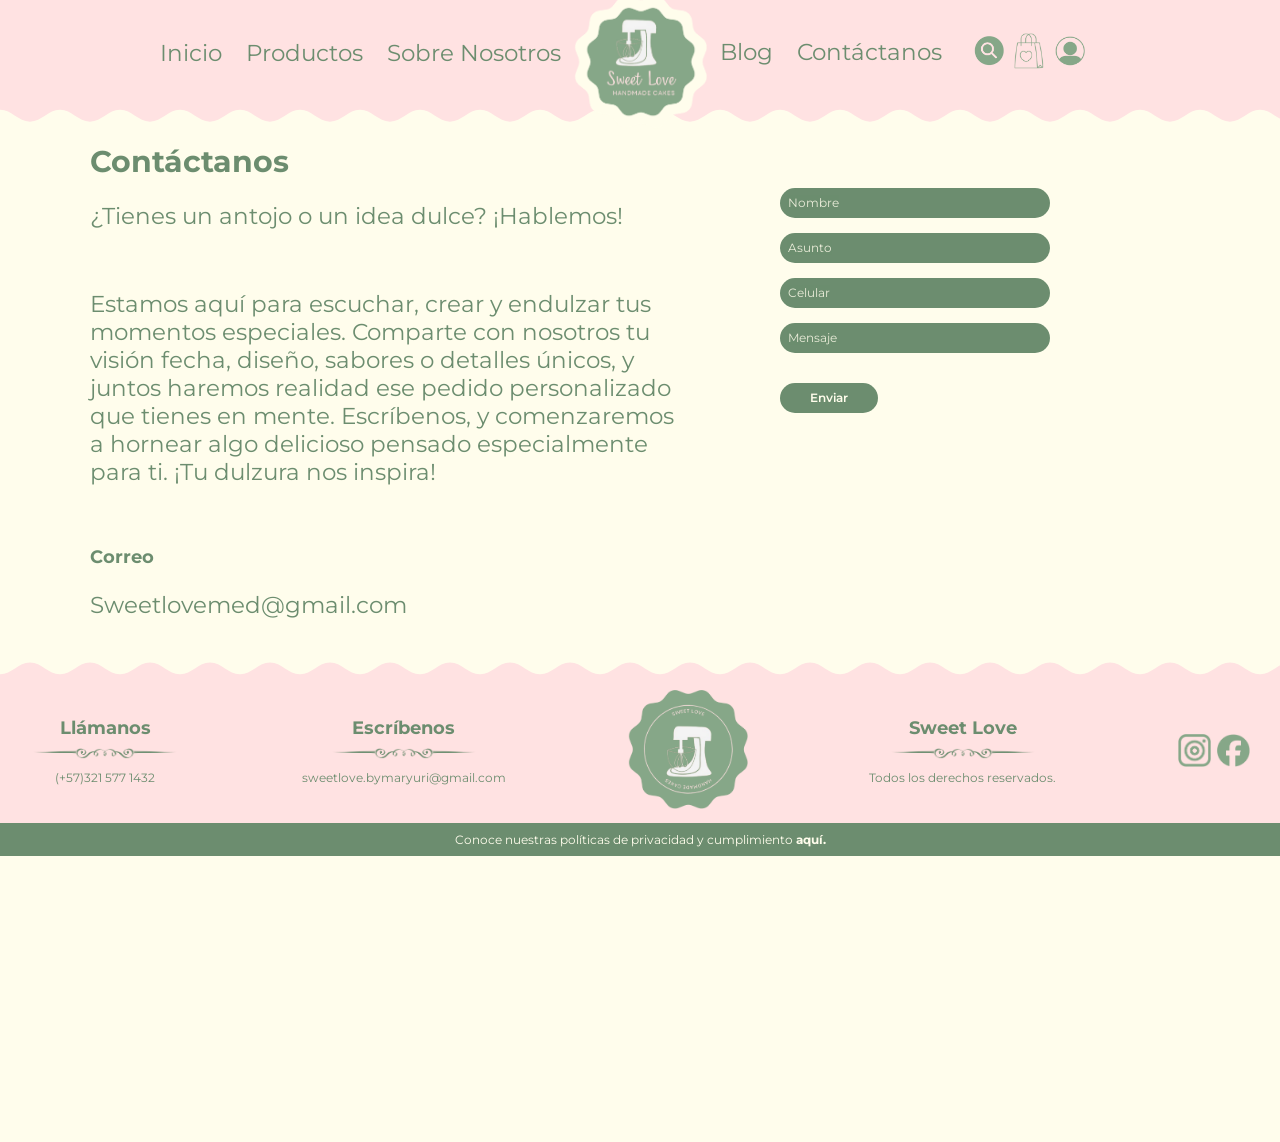
<file: frontend/contactUs.html>
<!DOCTYPE html>
<html lang="en">
<head>
    <meta charset="UTF-8">
    <meta name="viewport" content="width=device-width, initial-scale=1.0">
    <title>Sweet Love | Contáctanos </title>
    <link rel="stylesheet" href="assets/css/style.css">
    <link rel="icon" href="recursos/logo1.png">
</head>
<body>
    <!--Header- menu-->
    <header>
        <div class="container__header">
            <nav class="menu-left">
                <ul>
                    <li><a href="index.html">Inicio</a></li>
                    <li><a href="index.html #products-section">Productos</a></li>
                    <li><a href="aboutUs.html">Sobre Nosotros</a></li>
                </ul>
            </nav>

                <div class="logo">
                <a href="#"><img src="recursos/logo1.png"></a>
            </div>

            <div class="menu-right">
                <nav>
                    <ul>
                        <li><a href="#">Blog</a></li>
                        <li><a href="contactUs.html">Contáctanos</a></li>
                    </ul>
                </nav>
                <div class="actions">
                    <a href="#"><img src="recursos/buscar.png" alt="buscar"></a>
                    <a href="cart.html"><img src="recursos/carrito.png" alt="carrito"></a>
                    <a href="login.html"><img src="recursos/perfil.png" alt="perfil"></a>
                </div>
            </div>
        </div>
        <div class="header-wave-divider"></div>
    </header>

    <!--Header menu hasta aqui-->

    <main>

        <div class="container__all-contact">
            <div class="info__contact">
                <h3>Contáctanos</h3>
                <p>¿Tienes un antojo  o un idea dulce? ¡Hablemos!</p>
                <p>Estamos aquí para escuchar, crear y endulzar tus momentos especiales. Comparte con nosotros tu visión fecha, diseño, sabores o detalles únicos, y juntos haremos realidad ese pedido personalizado que tienes en mente. Escríbenos, y comenzaremos a hornear algo delicioso pensado especialmente para ti. ¡Tu dulzura nos inspira!</p>
                <h2>Correo</h2>
                <p>Sweetlovemed@gmail.com</p>
            </div>
            <div class="contact__form">
                <input type="text" placeholder="Nombre">
                <input type="text" placeholder="Asunto">
                <input type="text" placeholder="Celular">
                <input type="text" placeholder="Mensaje">
                <button>Enviar</button>
            </div>
        </div>
         <!--footer-->
        <footer class="footer">
            <div class="footer-wave"></div>

            <div class="footer-content">
                <div class="footer-info">
                    <h3>Llámanos</h3>
                    <div class="ornament"></div>
                    <p>(+57)321 577 1432</p>
                </div>
                <div class="footer-info">
                    <h3>Escríbenos</h3>
                    <div class="ornament"></div>
                    <p>sweetlove.bymaryuri@gmail.com</p>
                </div>
                <div class="footer-logo">
                    <img src="recursos/logo-footer.png">
                </div>
                <div class="footer-info">
                    <h3 class="cursive">Sweet Love</h3>
                    <div class="ornament"></div>
                    <p>Todos los derechos reservados.</p>
                </div>
                <div class="footer-social">
                    <a href="#"><img src="recursos/instagram-logo.png"></a>
                    <a href="#"><img src="recursos/facebook-logo.png"></a>
                </div>
            </div>

            <div class="footer-bottom">
                <p>Conoce nuestras políticas de privacidad y cumplimiento <strong><a href="#">aquí.</a></strong></p>
            </div>
        </footer>
        <!--footer hasta aquí-->
    </main>

    
</body>
</html>
</file>
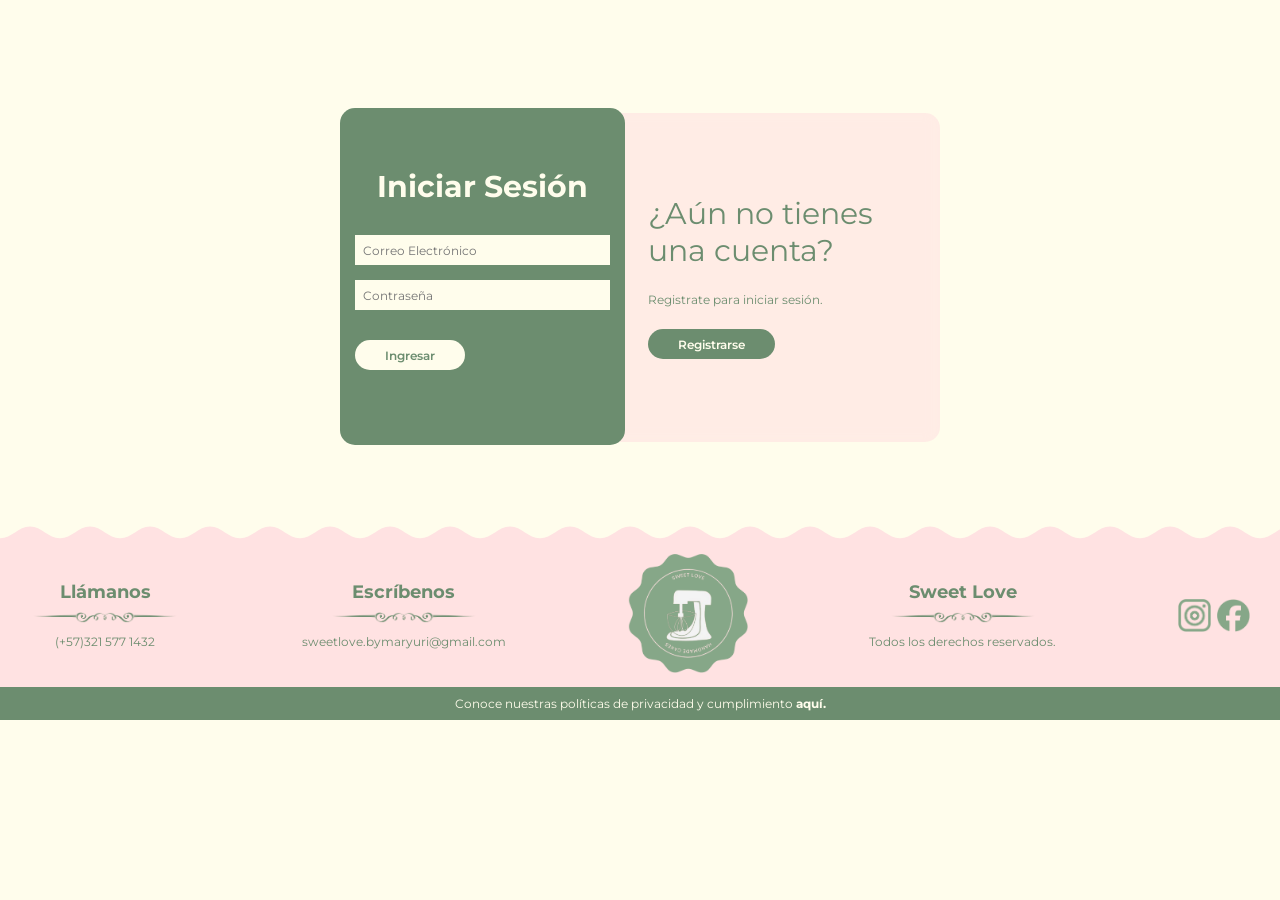
<file: frontend/login.html>
<!DOCTYPE html>
<html lang="en">
<head>
    <meta charset="UTF-8">
    <meta name="viewport" content="width=device-width, initial-scale=1.0">
    <title>Sweet Love | Login</title>

    <link rel="icon" href="recursos/logo1.png">
    <link rel="stylesheet" href="assets/css/style.css">
</head>
<body>
   
    <main>
        <div class="container__all">
            <div class="back__box">
                <div class="back__box-login">
                    <h3>¿Ya tienes una cuenta?</h3>
                    <p>Inicia sesión para continuar.</p>
                    <button id="btn__login">Iniciar Sesión</button>
                </div>
                <div class="back__box-register">
                    <h3>¿Aún no tienes una cuenta?</h3>
                    <p>Registrate para iniciar sesión.</p>
                    <button id="btn__register">Registrarse</button>
                </div>
            </div>

            <!--Formulario login y register-->
            <div class="container__login-register">
                <form action="#" class="form__login">
                    <h2>Iniciar Sesión</h2>
                    <input type="text" placeholder="Correo Electrónico">
                    <input type="password" placeholder="Contraseña">
                    <button>Ingresar</button>
                </form>

                <!--este es el formulario del register-->
                <form action="#" class="form__register">
                    <h2>Registrarse</h2>
                    <input type="text" placeholder="Nombre Completo">
                    <input type="text" placeholder="Correo Electrónico">
                    <input type="text" placeholder="Nombre de Usuario">
                    <input type="password" placeholder="Contraseña">
                    <button>Registrarme</button>
                </form>
            </div>
        </div>
    </main>

    <!--footer-->
        <footer class="footer">
            <div class="footer-wave"></div>

            <div class="footer-content">
                <div class="footer-info">
                    <h3>Llámanos</h3>
                    <div class="ornament"></div>
                    <p>(+57)321 577 1432</p>
                </div>
                <div class="footer-info">
                    <h3>Escríbenos</h3>
                    <div class="ornament"></div>
                    <p>sweetlove.bymaryuri@gmail.com</p>
                </div>
                <div class="footer-logo">
                    <img src="recursos/logo-footer.png">
                </div>
                <div class="footer-info">
                    <h3 class="cursive">Sweet Love</h3>
                    <div class="ornament"></div>
                    <p>Todos los derechos reservados.</p>
                </div>
                <div class="footer-social">
                    <a href="#"><img src="recursos/instagram-logo.png"></a>
                    <a href="#"><img src="recursos/facebook-logo.png"></a>
                </div>
            </div>

            <div class="footer-bottom">
                <p>Conoce nuestras políticas de privacidad y cumplimiento <strong><a href="#">aquí.</a></strong></p>
            </div>
        </footer>
        <!--footer hasta aquí-->

        <script src="js/script.js"></script>
    
</body>
</html>
</file>
<file: assets/css/style.css>
@import url('https://fonts.googleapis.com/css2?family=Montserrat:wght@400;700&display=swap');

*{
    margin: 0;
    padding: 0;
    box-sizing: border-box;
    text-decoration: none;
    font-family: 'Montserrat', sans-serif;
}
body {
    background: #FFFDEC;
    zoom : 75%;
}
html {
    scroll-behavior: smooth;
}
:root{
    --color_text-primary: #FFFDEC;
    --color_text-secundary: #6C8D6F;
    --color_text-tertiary: #FFE2E2;
    --main_color-primary: #FFFDEC;
    --main_color-secundary: #6C8D6F;
    --main_color-tertiary: #FFE2E2;
    --background-color: #FFFDEC;
    --lowText_font_size: 30px; /*esa es la que sale en la navbar*/
    --text_size_title: 40px;
    --text_title_card: 30px;
    --text_title_cardv2: 20px;
    --text_paragraph: 30px; /*de los parrafos*/
    --box_shadow-primary: 0px 6px 50px -20px rgba(0,0,0,0.2);
    --text_footer-title: 24px;
    --text_footer-p: 16px;
}
/*barra superior*/
header{
    width: 100%;
    height: 140px;
    position: relative; /*el fixed hace que se ponga encima de todo*/
    z-index: 100;
    background: var(--color_text-tertiary);
    overflow: visible;
}
.header-wave-divider {
    position: absolute;
    top: 100%;
    left: 0;
    width: 100%;
    height: 25px; /* Altura de la onda */
    background-image: url("data:image/svg+xml,%3Csvg xmlns='http://www.w3.org/2000/svg' viewBox='0 0 100 40' preserveAspectRatio='none'%3E%3Cpath d='M0 0 L100 0 L100 10 C80 10 70 35 50 35 C30 35 20 10 0 10 Z' fill='%23FFE2E2'/%3E%3C/svg%3E");
    background-repeat: repeat-x;
    background-size: 80px 25px; /* Ajusta el tamaño de la onda para que se repita como quiero */
}


.container__header{
    max-width: 1800px;
    width: 100%;
    height: 100%;
    margin: 0 auto;
    display: flex;
    justify-content: space-between;
    align-items: center;
    padding: 0 40px;
}

.menu-left,
.menu-right {
    display: flex;
    align-items: center;
    flex: 1;
}
.menu-left {
    justify-content: flex-end;
}
.menu-right {
    justify-content: flex-start;
}

.logo {
    display: flex;
    align-items: center;
    position: relative;
    z-index: 1;
    flex-shrink: 0;
}
.logo img {
    width: 180px;
    margin-top: 30px;
}

.menu-left ul,
.menu-right nav ul {
    display: flex;
    list-style: none;
}
.menu-left ul li,
.menu-right nav ul li {
    margin: 0 16px;
}
.menu-left ul li a,
.menu-right nav ul li a {
    color: var(--color_text-secundary);
    font-size: var(--lowText_font_size);
    position: relative;
}
.menu-left ul li a:hover,
.menu-right nav ul li a:hover {
    color: var(--color_text-primary);
}

.menu-right {
    gap: 10px;
}
.menu-right .actions {
    margin-left: 10px;
    display: flex;
    align-items: center;
}
.menu-right .actions a {
    margin: 0 7px;
}
.menu-right .actions img {
    width: 40px;
}
/*barra superior (hasta aquí)*/

/*Portada de inicio*/
.container__cover{
    padding-top: 30px;
    padding-bottom: 100px;
    background: var(--main_color-primary);
}

.cover{
    max-width: 1800px;  /*eso es lo que deja el margen*/
    margin: auto; /*como todo se va a la izquierda, esto hace que se alinee a la derecha*/
    margin-top: 30px;
    display: block;
    position: relative;
    align-items: center;
    padding: 0px 20px; /*ese 20 es a los costados*/
    flex-direction: column;
    }
    .text__cover{
        position: absolute; /*hace que el texto se ponga sobre la imagen*/
        z-index: 2; /*pone el texto sobre la imagen*/
        left: 40px; /* separa el texto de la izquierda*/
        max-width: 550px;
        padding-right: 100px;
    }
    .text__cover h1{
        margin-top: 250px;
        margin-bottom: 2px;
        font-size: 50px;
        font-weight: 200;
        color: var(--color_text-primary);
    }
    .text__cover p{
        font-size: var(--text_paragraph);
        margin-top: 150px; /* con esto baje el texto para que no quede pagado a la imagen de la torta grande*/
        color: var(--color_text-secundary);
        text-align: center;
    }
    .btn__text{
        display: block; /*como es una etiqueta a, hace que se convierta en un bloque/boton*/
        width: 300px;
        margin-top: 20px;
        margin: 30px auto 0px auto; /* Esto centra el bloque: auto a izquierda y derecha */
        padding: 10px 20px;
        font-size: var(--text_paragraph);
        text-align: center;
        font-weight: 500; /*grosor del texto*/
        background: var(--main_color-secundary);
        color: var(--color_text-primary);
        border-radius: 60px;
        border: 2px solid transparent;
        cursor: pointer;
        transition: all 300ms;
    }
    .btn__text:hover{
        background: transparent;
        border:  2px solid var(--main_color-secundary);
        color: var(--color_text-secundary);
    }
    .image__cover{
        width: 100%;
        inset: 0; /*hace que ocupe el espacio*/
        z-index: 0;
        position: relative;
    }
    .image__cover img{
        width: 100%;
        height: 100%;
        object-fit: cover;
        border-radius: 10px;
    }
    .mini__images-cover{
        display: flex;
        gap: 10px;
        margin-top: 20px;
        justify-content: flex-end;
        position: relative;
    }
    .mini__images-cover img{
        width: 300px; /* Ajusta el ancho a un tamaño más grande */
        height: 300px; /* Aumenta la altura para que sean más grandes */
        object-fit: cover;
        border-radius: 10px; 
    }
    /*portada de inicio hasta aquí*/

    /*INDEX/LOGIN*/
    .container__all{
        width: 100%;
        max-width: 800px;
        margin: auto;
        margin-top: 150px;
        position: relative;
        margin-bottom: 135px; /*marggen de abajo para que el footer no lo tape*/
    }

    .back__box{
        width: 100%;
        padding: 10px 20px;
        display: flex;
        justify-content: center;
        backdrop-filter: blur(10px);
        background-color: rgba(255, 226, 226, 0.6); /*rgba del rosado*/
        border-radius: 20px;
    }

    .back__box div{
        margin: 100px 40px;
        color: var(--color_text-secundary);
        transition: all 500ms;
    }
    .back__box div p,
    .back__box div button{
        margin-top: 30px;
    }
    .back__box div h3{
        font-weight: 400;
        font-size: var(--text_size_title);
    }

    .back__box button{
        padding: 10px 40px;
        border: 1px transparent;
        background: var(--main_color-secundary);
        border-radius: 60px;
        cursor: pointer;
        font-size: var(--text_footer-p);
        font-weight: 600;
        color: var(--main_color-primary);
        outline: none; /*hace que se quite la línea negra que sale en los bordes cuando se toca*/
        transition: all 300ms;
    }
    .back__box button:hover{
        border: 2px solid var(--main_color-secundary);
        background: transparent;
        color: var(--main_color-secundary);
    }
    /*Formulariosss*/

    .container__login-register{
        display: flex;
        align-items: center;
        width: 100%;
        max-width: 380px;
        position: relative;
        top: -220px;

        transition: left 500ms cubic-bezier(0.175, 0.885, 0.320, 1.275); /*lo que hace la animación del deslizamiento*/
        left: 0px; /*espacio izquierdo del rosado al verde, creo q no me gusta*/
    }

    .container__login-register form h2{
        font-size: var(--text_size_title);
        text-align: center;
        margin-bottom: 20px; /*espacio entre los input y el texto*/
        color: var(--main_color-primary);
    }

    .container__login-register form input{
        width: 100%;
        margin-top: 20px; /*espacio entre los inputs*/
        padding: 10px; /*el alto de los inputs*/
        border: none;
        background: var(--main_color-primary);
        font-size: var(--text_footer-p);
    }

    .container__login-register form{
        width: 100%;
        padding: 80px 20px;
        background: var(--main_color-secundary);
        position: absolute;
        border-radius: 20px;
        outline: none; /*para que cuando vaya a escribir en el form, no salga el borde negro*/
    }
    .container__login-register form button{
        padding: 10px 40px;
        margin-top: 40px;
        border: none;
        font-size: var(--text_footer-p);
        background: var(--main_color-primary);
        color: var(--color_text-secundary);
        cursor: pointer;
        outline: none;
        font-weight: 600;
        border-radius: 60px;
        transition: all 300ms;
        margin-bottom: 20px;
    }
    .container__login-register form button:hover{
        border: 2px solid var(--main_color-primary);
        background: var(--main_color-secundary);
        color: var(--color_text-primary);
    }

    .form__login{
        opacity: 1;
        display: block;
    }
    .form__register{
        display: none; /*para que se vea el de iniciar sesión*/
    }
    /*INDEX/LOGIN HASTA AQUI*/

    /*responsive desing del login*/

    @media screen and (max-width: 850px){
        main{
            margin-top: 50px;
            }
            .back__box{
                max-width: 350px;
                height: 300px;
                flex-direction: column;
                margin: auto;
            }
            .back__box div{
                margin: 0px;
                position: absolute;
            }
            /*Formulario*/
            .container__login-register{
                top: -10px;
                left: -5px;
                margin: auto;
            }
            .container__login-register form{
                position: relative;
            }        
    }

    

    /*responsive desing del login hasta aquí*/

    /*Estilos generales CARDS*/

    /*Seccion de productos*/
    .container__card-primary{
        padding-top: 100px;
        padding-bottom: 60px;
        background: var(--main_color-primary);
    }
    .card__primary{
        max-width: 1800px; /*regla del anchor de la página*/
        margin: auto;
        text-align: center;
        padding: 0px 20px; /*0 arriba y 20 de los lados*/
    }
    .text__card-primary{
        max-width: 800px;
        margin: auto;
        grid-column: 1/ -1;
    }
    .text__card-primary h1{
        margin-top: 50px;
        color: var(--color_text-secundary);
        letter-spacing: 2px; /*espacio entre letras*/
        font-size: var(--text_size_title);
    }

    .text__card-primary {
        position: relative; 
    }

    .container__box-cardPrimary{
        display: grid;
        grid-template-columns: repeat(3, 1fr);
        gap: 30px; /*espacio entre tarjetas*/
        margin-top: 40px;
        width: 100%;
        max-width: 1800px;
        margin: 40px auto;
    }
    .box__card-primary{
        width: 100%;
        max-width: 400px; 
        padding: 40px 25px; 
        background: var(--main_color-tertiary);
        border-radius: 10px;
        display: flex;
        flex-direction: column;
        align-items: center;
        justify-content: space-between;
    }
    .box__card-primary:hover{
        border: 1px solid transparent;
        box-shadow: var(--box_shadow-primary);
        transform: translateY(-10px); /* Hace que la tarjeta se eleve */
        transition: transform 0.3s ease; /*hace que la animación no sea brusca */
    }

    .box__card-primary h2{
        font-size: var(--text_title_card);
        margin-top: 10px;
        color: var(--color_text-secundary);
    }
    .box__card-primary p{
        margin-top: 5px;
        color: var(--color_text-secundary);
        font-size: var(--text_paragraph);
    }

    .card__product img{
        width: 100%; /* La imagen ocupa todo el ancho de la tarjeta */
        height: 200px; /* Altura fija para uniformar el tamaño de las imágenes */
        border-radius: 10px 10px 0 0; 
        object-fit: cover; 
        margin-bottom: 15px; /* Espacio entre la imagen y el texto */
    }
    .btn__text-agg{
        display: block; /*como es una etiqueta a, hace que se convierta en un bloque/boton*/
        width: 300px;
        margin-top: 20px;
        margin: 30px auto 0px auto; /* Esto centra el bloque: auto a izquierda y derecha */
        padding: 10px 20px;
        font-size: var(--text_paragraph);
        text-align: center;
        font-weight: 500; /*grosor del texto*/
        background: var(--main_color-tertiary);
        color: var(--color_text-secundary);
        border-radius: 60px;
        border: 2px solid var(--main_color-secundary);
        cursor: pointer;
        transition: all 300ms;
    }
    .btn__text-agg:hover{
        background: var(--main_color-secundary);
        border:  2px solid var(--color_text-secundary);
        color: var(--color_text-primary);
    }
    /*productos hasta aquii*/

    /*About uss*/
    .container__about-us{
        width: 100%;
        max-width: 1800px;
        margin: auto;
        align-items: center;
        display: flex;
    }
    .container__about-us img{
        margin-top: 50px;
        height: 600px;
        border-radius: 10px 10px 0 0;
        margin-bottom: 50px;
    }
    .container__about-us h1{
        margin-top: 20px;
        margin-bottom: 2px;
        font-size: 50px;
        text-align: center;
        color:  var(--color_text-secundary);
    }
    .container__about-us h2{
        margin-bottom: 2px;
        font-size: var(--text_title_card);
        text-align: center;
        color: var(--main_color-secundary);
    }
    .container__about-us p{
        margin-top: 50px;
        margin-bottom: 10px;
        max-width: 1800px;
        font-size: var(--text_paragraph);
        color: var(--color_text-secundary);
        margin-left: 100px;
    }
    /*About uss hasta aquí*/

    /*Contáctanos*/
    .container__all-contact{
        max-width: 1800px;
        width: 100%;
        display: flex;
        margin-top: 50px;
    }
    .info__contact{
        max-width: 800px;
        text-align: left;
        color: var(--color_text-secundary);
        margin-left: 120px;
    }
    .info__contact h3{
        font-size: var(--text_size_title);
        color: var(--color_text-secundary);
    }
    .info__contact p{
        margin-top: 30px;
        font-size: var(--text_paragraph);
        margin-bottom: 80px;
    }
    .info__contact h2{
        margin-top: 50px;
    }

    .contact__form{
        width: 100%;
        max-width: 400px;
        padding: 40px 20px;
        margin-left: 100px;
    }
    .contact__form input{
        width: 100%;
        margin-top: 20px;
        padding: 10px;
        border: none;
        background: var(--main_color-secundary);
        font-size: var(--text_footer-p);
        color: var(--color_text-primary);
        border-radius: 20px;
        outline: none; /*para que cuando vaya a escribir en el form, no salga el borde*/
        box-shadow: none; 
        caret-color: var(--color_text-primary); /* Cambia el color del cursor de texto */
    }
    .contact__form input::placeholder{
        color: var(--color_text-primary);
        opacity: 0.85; 
    }
    .contact__form button{
        padding: 10px 40px;
        margin-top: 40px;
        border: none;
        font-size: var(--text_footer-p);
        background: var(--main_color-secundary);
        color: var(--color_text-primary);
        cursor: pointer;
        outline: none;
        font-weight: 600; /*grosor de la letra*/
        border-radius: 60px;
        transition: all 300ms;
    }
    .contact__form button:hover{
        border: 2px solid var(--main_color-secundary);
        background: var(--main_color-primary);
        color: var(--color_text-secundary);
    }
    
    /*Contáctanos hasta aquí*/

    /*footer*/
    .footer {
        background: var(--color_text-tertiary);
        position: relative;
        margin-top: 0;
    }
    .footer-wave {
        position: absolute;
        bottom: 100%;
        left: 0;
        width: 100%;
        height: 25px;
        background-image: url("data:image/svg+xml,%3Csvg xmlns='http://www.w3.org/2000/svg' viewBox='0 0 100 40' preserveAspectRatio='none'%3E%3Cpath d='M0 40 L100 40 L100 30 C80 30 70 5 50 5 C30 5 20 30 0 30 Z' fill='%23FFE2E2'/%3E%3C/svg%3E");
        background-repeat: repeat-x;
        background-size: 80px 25px;
    }
    .footer-content {
        max-width: 1800px;
        width: 100%;
        margin: 0 auto;
        display: flex;
        flex-wrap: wrap;
        justify-content: space-between;
        align-items: center;
        text-align: center;
        padding: 15px 40px;
        gap: 20px;
    }
    .footer-info h3 {
        color: var(--color_text-secundary);
        font-size: var(--text_footer-title);
    }
    .footer-info p {
        color: var(--color_text-secundary);
        font-size: var(--text_footer-p);
        margin-top: 8px;
    }
    .ornament {
        width: 200px;
        height: 28px;
        margin: 6px auto;
        background: url(../recursos/footer-Simbol.png) no-repeat center;
        background-size: contain;
    }
    .footer-logo img {
        width: 160px;
    }
    .footer-social {
        display: flex;
        flex-direction: row;
        align-items: center;
        gap: 8px;
    }
    .footer-social a {
        display: flex;
    }
    .footer-social img {
        width: 44px;
        height: 44px;
        object-fit: contain;
    }
    .footer-bottom {
        background: var(--main_color-secundary);
        color: var(--main_color-primary);
        text-align: center;
        padding: 12px 20px;
        font-size: var(--text_footer-p);
    }
    .footer-bottom strong {
        color: var(--main_color-primary);
    }
    .footer-bottom a{
        color: var(--color_text-primary);
        text-decoration: none;
    }
    /*footer hasta aquí*/
</file>
<file: frontend/assets/css/style.css>
@import url('https://fonts.googleapis.com/css2?family=Montserrat:wght@400;700&display=swap');

*{
    margin: 0;
    padding: 0;
    box-sizing: border-box;
    text-decoration: none;
    font-family: 'Montserrat', sans-serif;
}
body {
    background: #FFFDEC;
    zoom : 75%;
}
html {
    scroll-behavior: smooth;
}
:root{
    --color_text-primary: #FFFDEC;
    --color_text-secundary: #6C8D6F;
    --color_text-tertiary: #FFE2E2;
    --main_color-primary: #FFFDEC;
    --main_color-secundary: #6C8D6F;
    --main_color-tertiary: #FFE2E2;
    --background-color: #FFFDEC;
    --lowText_font_size: 30px; /*esa es la que sale en la navbar*/
    --text_size_title: 40px;
    --text_title_card: 30px;
    --text_title_cardv2: 20px;
    --text_paragraph: 30px; /*de los parrafos*/
    --box_shadow-primary: 0px 6px 50px -20px rgba(0,0,0,0.2);
    --text_footer-title: 24px;
    --text_footer-p: 16px;
}
/*barra superior*/
header{
    width: 100%;
    height: 140px;
    position: relative; /*el fixed hace que se ponga encima de todo*/
    z-index: 100;
    background: var(--color_text-tertiary);
    overflow: visible;
}
.header-wave-divider {
    position: absolute;
    top: 100%;
    left: 0;
    width: 100%;
    height: 25px; /* Altura de la onda */
    background-image: url("data:image/svg+xml,%3Csvg xmlns='http://www.w3.org/2000/svg' viewBox='0 0 100 40' preserveAspectRatio='none'%3E%3Cpath d='M0 0 L100 0 L100 10 C80 10 70 35 50 35 C30 35 20 10 0 10 Z' fill='%23FFE2E2'/%3E%3C/svg%3E");
    background-repeat: repeat-x;
    background-size: 80px 25px; /* Ajusta el tamaño de la onda para que se repita como quiero */
}


.container__header{
    max-width: 1800px;
    width: 100%;
    height: 100%;
    margin: 0 auto;
    display: flex;
    justify-content: space-between;
    align-items: center;
    padding: 0 40px;
}

.menu-left,
.menu-right {
    display: flex;
    align-items: center;
    flex: 1;
}
.menu-left {
    justify-content: flex-end;
}
.menu-right {
    justify-content: flex-start;
}

.logo {
    display: flex;
    align-items: center;
    position: relative;
    z-index: 1;
    flex-shrink: 0;
}
.logo img {
    width: 180px;
    margin-top: 30px;
}

.menu-left ul,
.menu-right nav ul {
    display: flex;
    list-style: none;
}
.menu-left ul li,
.menu-right nav ul li {
    margin: 0 16px;
}
.menu-left ul li a,
.menu-right nav ul li a {
    color: var(--color_text-secundary);
    font-size: var(--lowText_font_size);
    position: relative;
}
.menu-left ul li a:hover,
.menu-right nav ul li a:hover {
    color: var(--color_text-primary);
}

.menu-right {
    gap: 10px;
}
.menu-right .actions {
    margin-left: 10px;
    display: flex;
    align-items: center;
}
.menu-right .actions a {
    margin: 0 7px;
}
.menu-right .actions img {
    width: 40px;
}
/*barra superior (hasta aquí)*/

/*Portada de inicio*/
.container__cover{
    padding-top: 30px;
    padding-bottom: 100px;
    background: var(--main_color-primary);
}

.cover{
    max-width: 1800px;  /*eso es lo que deja el margen*/
    margin: auto; /*como todo se va a la izquierda, esto hace que se alinee a la derecha*/
    margin-top: 30px;
    display: block;
    position: relative;
    align-items: center;
    padding: 0px 20px; /*ese 20 es a los costados*/
    flex-direction: column;
    }
    .text__cover{
        position: absolute; /*hace que el texto se ponga sobre la imagen*/
        z-index: 2; /*pone el texto sobre la imagen*/
        left: 40px; /* separa el texto de la izquierda*/
        max-width: 550px;
        padding-right: 100px;
    }
    .text__cover h1{
        margin-top: 250px;
        margin-bottom: 2px;
        font-size: 50px;
        font-weight: 200;
        color: var(--color_text-primary);
    }
    .text__cover p{
        font-size: var(--text_paragraph);
        margin-top: 150px; /* con esto baje el texto para que no quede pagado a la imagen de la torta grande*/
        color: var(--color_text-secundary);
        text-align: center;
    }
    .btn__text{
        display: block; /*como es una etiqueta a, hace que se convierta en un bloque/boton*/
        width: 300px;
        margin-top: 20px;
        margin: 30px auto 0px auto; /* Esto centra el bloque: auto a izquierda y derecha */
        padding: 10px 20px;
        font-size: var(--text_paragraph);
        text-align: center;
        font-weight: 500; /*grosor del texto*/
        background: var(--main_color-secundary);
        color: var(--color_text-primary);
        border-radius: 60px;
        border: 2px solid transparent;
        cursor: pointer;
        transition: all 300ms;
    }
    .btn__text:hover{
        background: transparent;
        border:  2px solid var(--main_color-secundary);
        color: var(--color_text-secundary);
    }
    .image__cover{
        width: 100%;
        inset: 0; /*hace que ocupe el espacio*/
        z-index: 0;
        position: relative;
    }
    .image__cover img{
        width: 100%;
        height: 100%;
        object-fit: cover;
        border-radius: 10px;
    }
    .mini__images-cover{
        display: flex;
        gap: 10px;
        margin-top: 20px;
        justify-content: flex-end;
        position: relative;
    }
    .mini__images-cover img{
        width: 300px; /* Ajusta el ancho a un tamaño más grande */
        height: 300px; /* Aumenta la altura para que sean más grandes */
        object-fit: cover;
        border-radius: 10px; 
    }
    /*portada de inicio hasta aquí*/

    /*INDEX/LOGIN*/
    .container__all{
        width: 100%;
        max-width: 800px;
        margin: auto;
        margin-top: 150px;
        position: relative;
        margin-bottom: 135px; /*marggen de abajo para que el footer no lo tape*/
    }

    .back__box{
        width: 100%;
        padding: 10px 20px;
        display: flex;
        justify-content: center;
        backdrop-filter: blur(10px);
        background-color: rgba(255, 226, 226, 0.6); /*rgba del rosado*/
        border-radius: 20px;
    }

    .back__box div{
        margin: 100px 40px;
        color: var(--color_text-secundary);
        transition: all 500ms;
    }
    .back__box div p,
    .back__box div button{
        margin-top: 30px;
    }
    .back__box div h3{
        font-weight: 400;
        font-size: var(--text_size_title);
    }

    .back__box button{
        padding: 10px 40px;
        border: 1px transparent;
        background: var(--main_color-secundary);
        border-radius: 60px;
        cursor: pointer;
        font-size: var(--text_footer-p);
        font-weight: 600;
        color: var(--main_color-primary);
        outline: none; /*hace que se quite la línea negra que sale en los bordes cuando se toca*/
        transition: all 300ms;
    }
    .back__box button:hover{
        border: 2px solid var(--main_color-secundary);
        background: transparent;
        color: var(--main_color-secundary);
    }
    /*Formulariosss*/

    .container__login-register{
        display: flex;
        align-items: center;
        width: 100%;
        max-width: 380px;
        position: relative;
        top: -220px;

        transition: left 500ms cubic-bezier(0.175, 0.885, 0.320, 1.275); /*lo que hace la animación del deslizamiento*/
        left: 0px; /*espacio izquierdo del rosado al verde, creo q no me gusta*/
    }

    .container__login-register form h2{
        font-size: var(--text_size_title);
        text-align: center;
        margin-bottom: 20px; /*espacio entre los input y el texto*/
        color: var(--main_color-primary);
    }

    .container__login-register form input{
        width: 100%;
        margin-top: 20px; /*espacio entre los inputs*/
        padding: 10px; /*el alto de los inputs*/
        border: none;
        background: var(--main_color-primary);
        font-size: var(--text_footer-p);
    }

    .container__login-register form{
        width: 100%;
        padding: 80px 20px;
        background: var(--main_color-secundary);
        position: absolute;
        border-radius: 20px;
        outline: none; /*para que cuando vaya a escribir en el form, no salga el borde negro*/
    }
    .container__login-register form button{
        padding: 10px 40px;
        margin-top: 40px;
        border: none;
        font-size: var(--text_footer-p);
        background: var(--main_color-primary);
        color: var(--color_text-secundary);
        cursor: pointer;
        outline: none;
        font-weight: 600;
        border-radius: 60px;
        transition: all 300ms;
        margin-bottom: 20px;
    }
    .container__login-register form button:hover{
        border: 2px solid var(--main_color-primary);
        background: var(--main_color-secundary);
        color: var(--color_text-primary);
    }

    .form__login{
        opacity: 1;
        display: block;
    }
    .form__register{
        display: none; /*para que se vea el de iniciar sesión*/
    }
    /*INDEX/LOGIN HASTA AQUI*/

    /*responsive desing del login*/

    @media screen and (max-width: 850px){
        main{
            margin-top: 50px;
            }
            .back__box{
                max-width: 350px;
                height: 300px;
                flex-direction: column;
                margin: auto;
            }
            .back__box div{
                margin: 0px;
                position: absolute;
            }
            /*Formulario*/
            .container__login-register{
                top: -10px;
                left: -5px;
                margin: auto;
            }
            .container__login-register form{
                position: relative;
            }        
    }

    

    /*responsive desing del login hasta aquí*/

    /*Estilos generales CARDS*/

    /*Seccion de productos*/
    .container__card-primary{
        padding-top: 100px;
        padding-bottom: 60px;
        background: var(--main_color-primary);
    }
    .card__primary{
        max-width: 1800px; /*regla del anchor de la página*/
        margin: auto;
        text-align: center;
        padding: 0px 20px; /*0 arriba y 20 de los lados*/
    }
    .text__card-primary{
        max-width: 800px;
        margin: auto;
        grid-column: 1/ -1;
    }
    .text__card-primary h1{
        margin-top: 50px;
        color: var(--color_text-secundary);
        letter-spacing: 2px; /*espacio entre letras*/
        font-size: var(--text_size_title);
    }

    .text__card-primary {
        position: relative; 
    }

    .container__box-cardPrimary{
        display: grid;
        grid-template-columns: repeat(3, 1fr);
        gap: 30px; /*espacio entre tarjetas*/
        margin-top: 40px;
        width: 100%;
        max-width: 1800px;
        margin: 40px auto;
    }
    .box__card-primary{
        width: 100%;
        max-width: 400px; 
        padding: 40px 25px; 
        background: var(--main_color-tertiary);
        border-radius: 10px;
        display: flex;
        flex-direction: column;
        align-items: center;
        justify-content: space-between;
    }
    .box__card-primary:hover{
        border: 1px solid transparent;
        box-shadow: var(--box_shadow-primary);
        transform: translateY(-10px); /* Hace que la tarjeta se eleve */
        transition: transform 0.3s ease; /*hace que la animación no sea brusca */
    }

    .box__card-primary h2{
        font-size: var(--text_title_card);
        margin-top: 10px;
        color: var(--color_text-secundary);
    }
    .box__card-primary p{
        margin-top: 5px;
        color: var(--color_text-secundary);
        font-size: var(--text_paragraph);
    }

    .card__product img{
        width: 100%; /* La imagen ocupa todo el ancho de la tarjeta */
        height: 200px; /* Altura fija para uniformar el tamaño de las imágenes */
        border-radius: 10px 10px 0 0; 
        object-fit: cover; 
        margin-bottom: 15px; /* Espacio entre la imagen y el texto */
    }
    .btn__text-agg{
        display: block; /*como es una etiqueta a, hace que se convierta en un bloque/boton*/
        width: 300px;
        margin-top: 20px;
        margin: 30px auto 0px auto; /* Esto centra el bloque: auto a izquierda y derecha */
        padding: 10px 20px;
        font-size: var(--text_paragraph);
        text-align: center;
        font-weight: 500; /*grosor del texto*/
        background: var(--main_color-tertiary);
        color: var(--color_text-secundary);
        border-radius: 60px;
        border: 2px solid var(--main_color-secundary);
        cursor: pointer;
        transition: all 300ms;
    }
    .btn__text-agg:hover{
        background: var(--main_color-secundary);
        border:  2px solid var(--color_text-secundary);
        color: var(--color_text-primary);
    }
    /*productos hasta aquii*/

    /*About uss*/
    .container__about-us{
        width: 100%;
        max-width: 1800px;
        margin: auto;
        align-items: center;
        display: flex;
    }
    .container__about-us img{
        margin-top: 50px;
        height: 600px;
        border-radius: 10px 10px 0 0;
        margin-bottom: 50px;
    }
    .container__about-us h1{
        margin-top: 20px;
        margin-bottom: 2px;
        font-size: 50px;
        text-align: center;
        color:  var(--color_text-secundary);
    }
    .container__about-us h2{
        margin-bottom: 2px;
        font-size: var(--text_title_card);
        text-align: center;
        color: var(--main_color-secundary);
    }
    .container__about-us p{
        margin-top: 50px;
        margin-bottom: 10px;
        max-width: 1800px;
        font-size: var(--text_paragraph);
        color: var(--color_text-secundary);
        margin-left: 100px;
    }
    /*About uss hasta aquí*/

    /*Contáctanos*/
    .container__all-contact{
        max-width: 1800px;
        width: 100%;
        display: flex;
        margin-top: 50px;
    }
    .info__contact{
        max-width: 800px;
        text-align: left;
        color: var(--color_text-secundary);
        margin-left: 120px;
    }
    .info__contact h3{
        font-size: var(--text_size_title);
        color: var(--color_text-secundary);
    }
    .info__contact p{
        margin-top: 30px;
        font-size: var(--text_paragraph);
        margin-bottom: 80px;
    }
    .info__contact h2{
        margin-top: 50px;
    }

    .contact__form{
        width: 100%;
        max-width: 400px;
        padding: 40px 20px;
        margin-left: 100px;
    }
    .contact__form input{
        width: 100%;
        margin-top: 20px;
        padding: 10px;
        border: none;
        background: var(--main_color-secundary);
        font-size: var(--text_footer-p);
        color: var(--color_text-primary);
        border-radius: 20px;
        outline: none; /*para que cuando vaya a escribir en el form, no salga el borde*/
        box-shadow: none; 
        caret-color: var(--color_text-primary); /* Cambia el color del cursor de texto */
    }
    .contact__form input::placeholder{
        color: var(--color_text-primary);
        opacity: 0.85; 
    }
    .contact__form button{
        padding: 10px 40px;
        margin-top: 40px;
        border: none;
        font-size: var(--text_footer-p);
        background: var(--main_color-secundary);
        color: var(--color_text-primary);
        cursor: pointer;
        outline: none;
        font-weight: 600; /*grosor de la letra*/
        border-radius: 60px;
        transition: all 300ms;
    }
    .contact__form button:hover{
        border: 2px solid var(--main_color-secundary);
        background: var(--main_color-primary);
        color: var(--color_text-secundary);
    }
    
    /*Contáctanos hasta aquí*/

    /*footer*/
    .footer {
        background: var(--color_text-tertiary);
        position: relative;
        margin-top: 0;
    }
    .footer-wave {
        position: absolute;
        bottom: 100%;
        left: 0;
        width: 100%;
        height: 25px;
        background-image: url("data:image/svg+xml,%3Csvg xmlns='http://www.w3.org/2000/svg' viewBox='0 0 100 40' preserveAspectRatio='none'%3E%3Cpath d='M0 40 L100 40 L100 30 C80 30 70 5 50 5 C30 5 20 30 0 30 Z' fill='%23FFE2E2'/%3E%3C/svg%3E");
        background-repeat: repeat-x;
        background-size: 80px 25px;
    }
    .footer-content {
        max-width: 1800px;
        width: 100%;
        margin: 0 auto;
        display: flex;
        flex-wrap: wrap;
        justify-content: space-between;
        align-items: center;
        text-align: center;
        padding: 15px 40px;
        gap: 20px;
    }
    .footer-info h3 {
        color: var(--color_text-secundary);
        font-size: var(--text_footer-title);
    }
    .footer-info p {
        color: var(--color_text-secundary);
        font-size: var(--text_footer-p);
        margin-top: 8px;
    }
    .ornament {
        width: 200px;
        height: 28px;
        margin: 6px auto;
        background: url(../../recursos/footer-Simbol.png) no-repeat center;
        background-size: contain;
    }
    .footer-logo img {
        width: 160px;
    }
    .footer-social {
        display: flex;
        flex-direction: row;
        align-items: center;
        gap: 8px;
    }
    .footer-social a {
        display: flex;
    }
    .footer-social img {
        width: 44px;
        height: 44px;
        object-fit: contain;
    }
    .footer-bottom {
        background: var(--main_color-secundary);
        color: var(--main_color-primary);
        text-align: center;
        padding: 12px 20px;
        font-size: var(--text_footer-p);
    }
    .footer-bottom strong {
        color: var(--main_color-primary);
    }
    .footer-bottom a{
        color: var(--color_text-primary);
        text-decoration: none;
    }

        /*footer hasta aquí*/

    /* carrito desde aqui */
    .cart.container{
        max-width: 1800px; 
        width: 100%;
        margin: 0 auto;
        padding: 0 40px; 
    }
    .cart-inner{
        max-width: 1800px;
        margin: 60px auto 100px auto;
        padding: 20px 30px 40px 30px;
    }
    .cart-title{
        text-align: center;
        font-size: var(--text_size_title);
        color: var(--main_color-secundary);
        font-style: italic;
        margin-bottom: 24px;
    }
    .cart-table{
        width: 100%;
        border-collapse: collapse;
        background: transparent;
    }
    .cart-table thead th{
        text-align: left;
        padding: 18px 12px;
        color: var(--main_color-secundary);
        font-size: var(--text_title_card);
        font-weight: 700;
        border-bottom: 3px solid rgba(108,141,111,0.15);
    }
    .cart-table tbody td{
        padding: 20px 12px;
        vertical-align: middle;
        color: var(--color_text-secundary);
        font-size: var(--text_title_cardv2);
    }
    .cart-table tbody tr{
        border-bottom: 1px solid rgba(108,141,111,0.08);
    }
    .prod-info{
        display: flex;
        align-items: center;
        gap: 14px;
    }
    .cart-thumb{
        width: 100px;
        height: 100px;
        object-fit: cover;
        border-radius: 8px;
        box-shadow: var(--box_shadow-primary);
    }
    .prod-name{
        color: var(--color_text-secundary);
        font-size: 16px;
    }
    .qty{
        display: flex;
        align-items: center;
        gap: 12px;
    }
    .qty-btn{
        background: transparent;
        border: none;
        cursor: pointer;
        padding: 6px;
        display: inline-flex;
        align-items: center;
        justify-content: center;
    }
    .qty-btn img{
        width: 20px;
        height: 20px;
    }
    .qty-value{
        min-width: 28px;
        text-align: center;
        display: inline-block;
        font-size: 16px;
        color: var(--color_text-secundary);
    }
    .cart-summary{
        margin-top: 28px;
        text-align: center;
    }
    .summary-note{
        color: var(--color_text-secundary);
        margin: 26px 0 18px 0;
    }
    .summary-total{
        display: flex;
        justify-content: flex-end;
        align-items: center;
        gap: 20px;
        margin-bottom: 18px;
    }
    .total-label{
        color: var(--color_text-secundary);
        font-size: 18px;
    }
    .total-value{
        color: var(--color_text-secundary);
        font-size: 20px;
        font-weight: 700;
    }
    .cart-actions{
        display: flex;
        justify-content: center;
    }
    .btn-continue{
        display: inline-block;
        background: var(--main_color-tertiary);
        color: var(--main_color-secundary);
        padding: 10px 22px;
        border-radius: 24px;
        text-decoration: none;
        font-weight: 700;
        border: 2px solid transparent;
    }
    .btn-continue:hover{
        background: transparent;
        border-color: var(--main_color-secundary);
    }

    @media (max-width: 900px){
        body { zoom: 90%; }
        .cart-title{ font-size: 36px; }
        .cart-thumb{ width: 60px; height: 60px; }
    }

    /* carrrito hasta aqui*/
</file>
